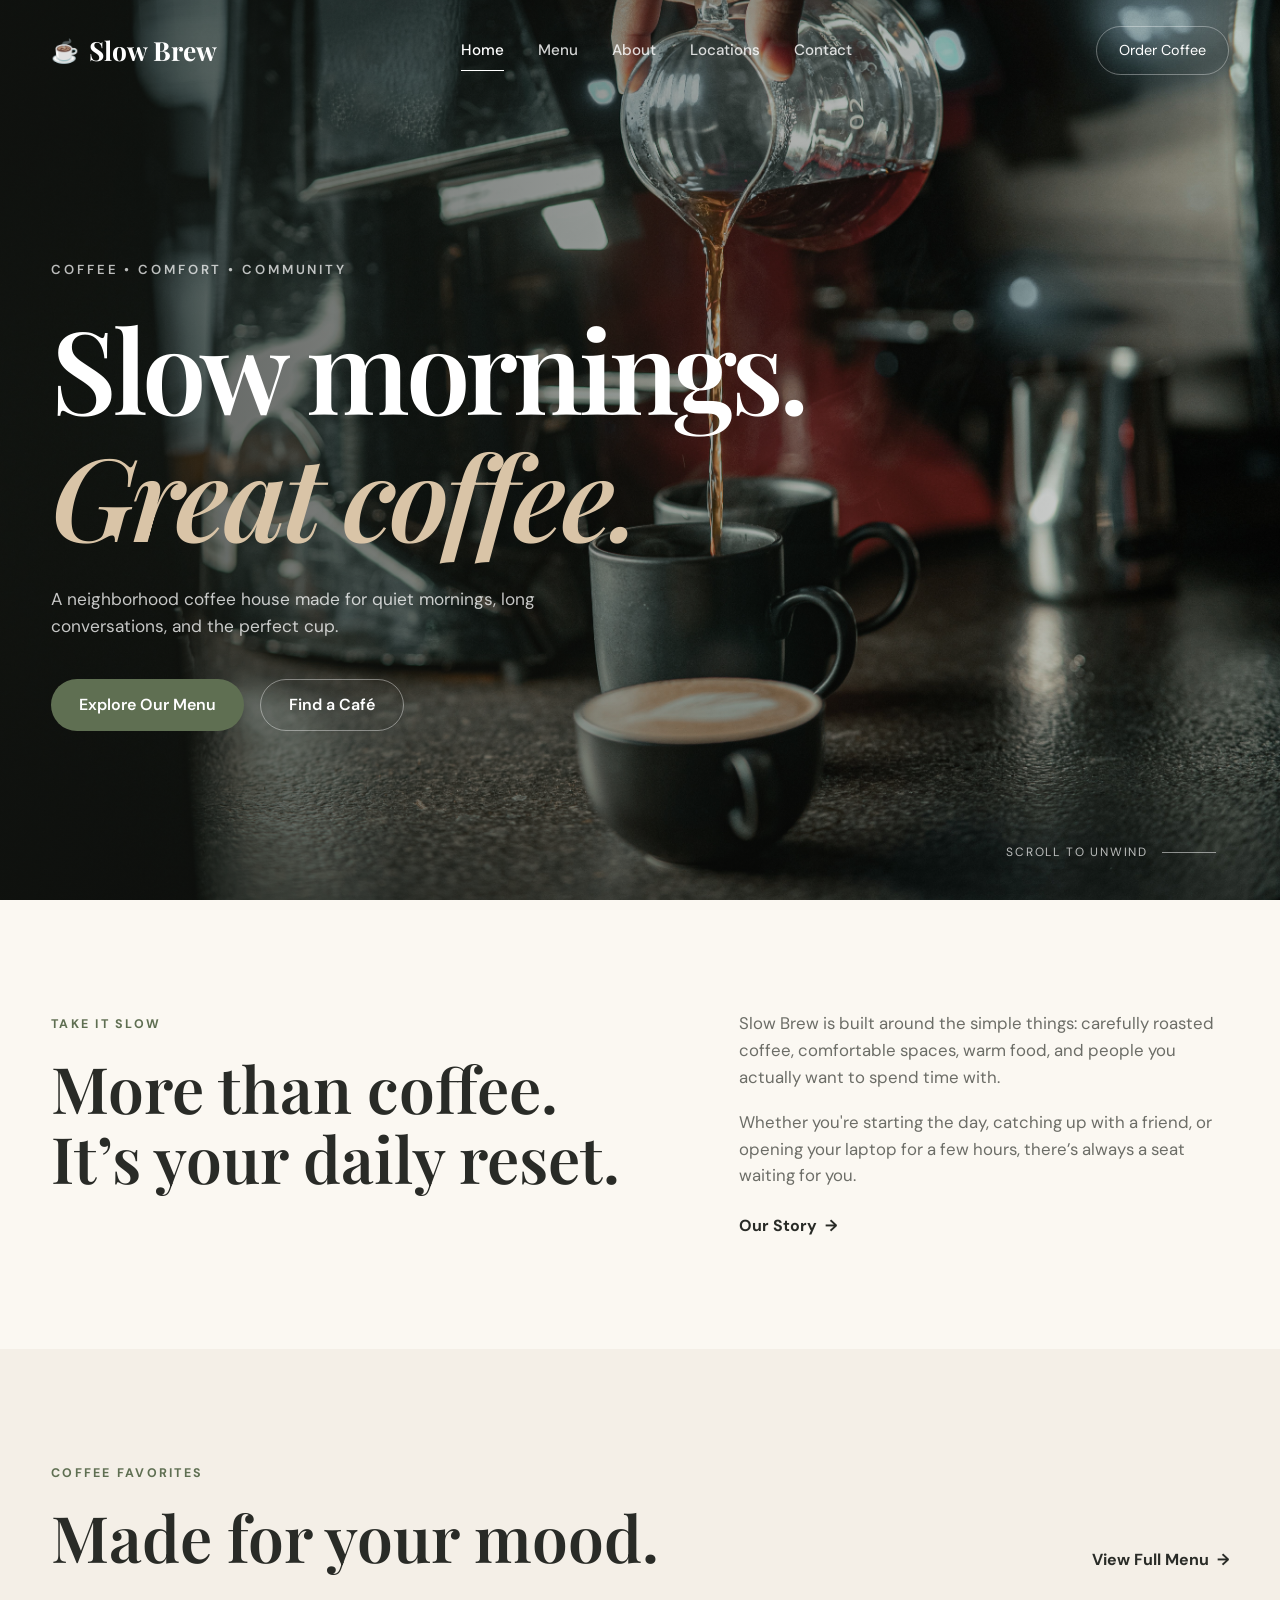
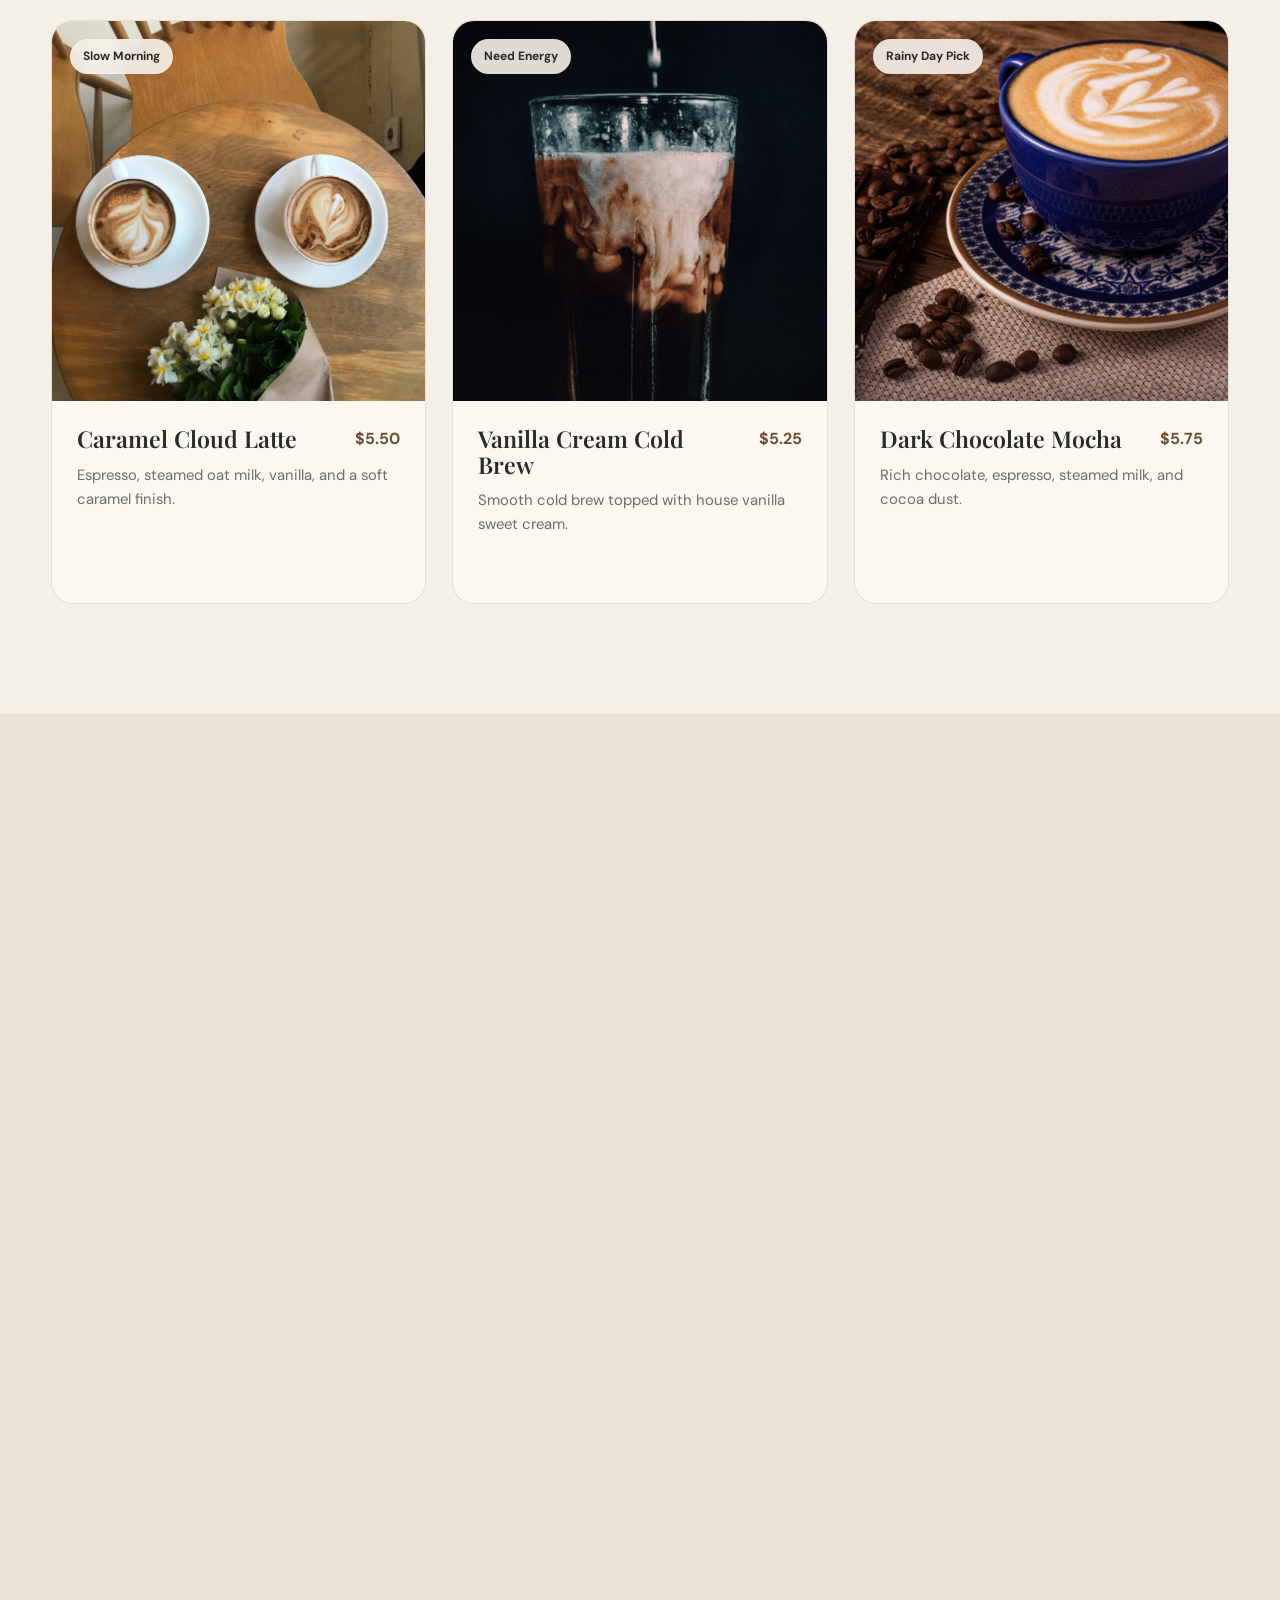
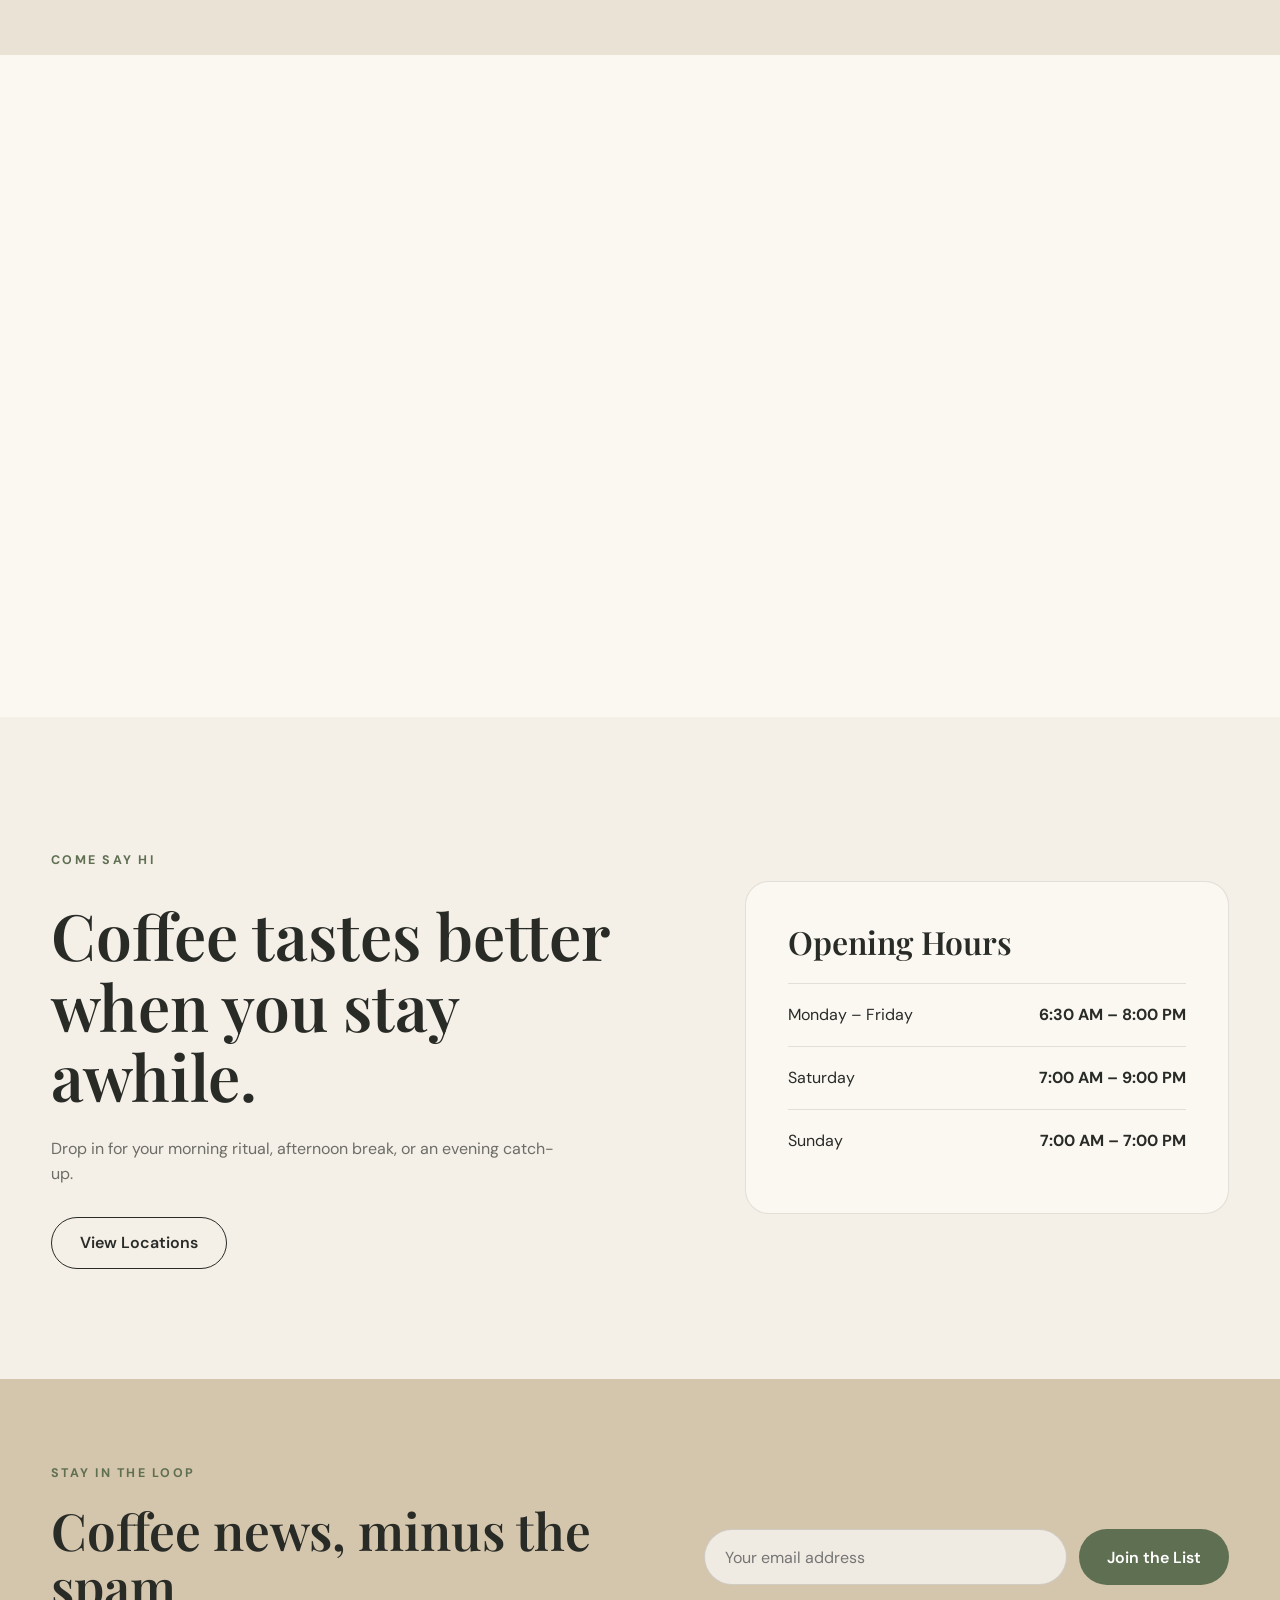
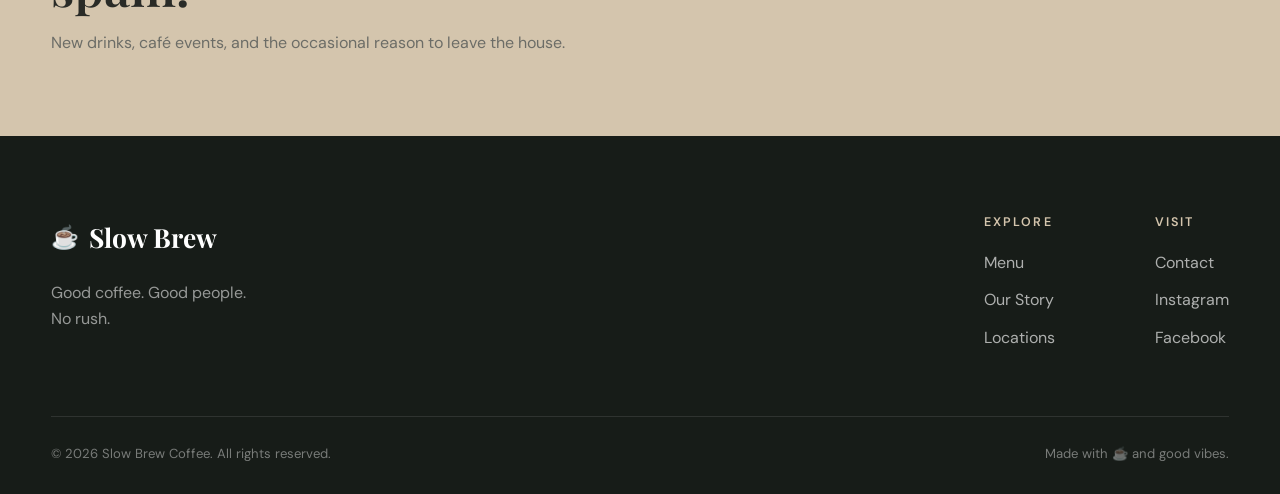
<file: index.html>
<!DOCTYPE html>
<html lang="en">
<head>
  <meta charset="UTF-8" />
  <meta name="viewport" content="width=device-width, initial-scale=1.0" />

  <title>Slow Brew Coffee | Chill Coffee Shop</title>

  <!-- Google Fonts -->
  <link rel="preconnect" href="https://fonts.googleapis.com" />
  <link rel="preconnect" href="https://fonts.gstatic.com" crossorigin />

  <link
    href="https://fonts.googleapis.com/css2?family=DM+Sans:wght@400;500;600;700&family=Playfair+Display:wght@500;600;700&display=swap"
    rel="stylesheet"
  />

  <!-- CSS -->
  <link rel="stylesheet" href="css/style.css" />
  <link rel="stylesheet" href="css/animations.css" />
  <link rel="stylesheet" href="css/responsive.css" />
</head>

<body>

  <!-- =========================
       HEADER / NAVIGATION
  ========================== -->
  <header class="header">
    <div class="container nav-container">

      <a href="index.html" class="logo">
        <span class="logo-icon">☕</span>
        Slow Brew
      </a>

      <nav class="nav" id="nav">
        <a href="index.html" class="nav-link active">Home</a>
        <a href="menu.html" class="nav-link">Menu</a>
        <a href="about.html" class="nav-link">About</a>
        <a href="locations.html" class="nav-link">Locations</a>
        <a href="contact.html" class="nav-link">Contact</a>
      </nav>

      <a href="menu.html" class="nav-button">
        Order Coffee
      </a>

      <button
        class="menu-toggle"
        id="menu-toggle"
        aria-label="Open navigation menu"
      >
        <span></span>
        <span></span>
        <span></span>
      </button>

    </div>
  </header>


  <!-- =========================
       HERO
  ========================== -->
  <main>

    <section class="hero">

      <div class="hero-overlay"></div>

      <div class="container hero-content">

        <p class="hero-eyebrow">
          Coffee • Comfort • Community
        </p>

        <h1>
          Slow mornings.<br />
          <span>Great coffee.</span>
        </h1>

        <p class="hero-description">
          A neighborhood coffee house made for quiet mornings,
          long conversations, and the perfect cup.
        </p>

        <div class="hero-buttons">
          <a href="menu.html" class="btn btn-primary">
            Explore Our Menu
          </a>

          <a href="locations.html" class="btn btn-secondary">
            Find a Café
          </a>
        </div>

      </div>

      <div class="hero-scroll">
        <span>Scroll to unwind</span>
        <div class="scroll-line"></div>
      </div>

    </section>


    <!-- =========================
         INTRO
    ========================== -->
    <section class="intro section">
      <div class="container intro-grid">

        <div class="section-heading">
          <p class="section-tag">Take It Slow</p>

          <h2>
            More than coffee.<br />
            It’s your daily reset.
          </h2>
        </div>

        <div class="intro-copy">
          <p>
            Slow Brew is built around the simple things: carefully
            roasted coffee, comfortable spaces, warm food, and people
            you actually want to spend time with.
          </p>

          <p>
            Whether you're starting the day, catching up with a friend,
            or opening your laptop for a few hours, there’s always a
            seat waiting for you.
          </p>

          <a href="about.html" class="text-link">
            Our Story <span>→</span>
          </a>
        </div>

      </div>
    </section>


    <!-- =========================
         FEATURED DRINKS
    ========================== -->
    <section class="featured section">

      <div class="container">

        <div class="section-header">

          <div>
            <p class="section-tag">Coffee Favorites</p>
            <h2>Made for your mood.</h2>
          </div>

          <a href="menu.html" class="text-link">
            View Full Menu <span>→</span>
          </a>

        </div>


        <div class="drink-grid">

          <article class="drink-card">

            <div class="drink-image">
              <img
                src="assets/images/drinks/latte.jpg"
                alt="Caramel cloud latte"
              />

              <span class="drink-label">
                Slow Morning
              </span>
            </div>

            <div class="drink-content">

              <div class="drink-title-row">
                <h3>Caramel Cloud Latte</h3>
                <span>$5.50</span>
              </div>

              <p>
                Espresso, steamed oat milk, vanilla, and a soft caramel finish.
              </p>

            </div>

          </article>


          <article class="drink-card">

            <div class="drink-image">
              <img
                src="assets/images/drinks/cold-brew.jpg"
                alt="Vanilla cream cold brew"
              />

              <span class="drink-label">
                Need Energy
              </span>
            </div>

            <div class="drink-content">

              <div class="drink-title-row">
                <h3>Vanilla Cream Cold Brew</h3>
                <span>$5.25</span>
              </div>

              <p>
                Smooth cold brew topped with house vanilla sweet cream.
              </p>

            </div>

          </article>


          <article class="drink-card">

            <div class="drink-image">
              <img
                src="assets/images/drinks/mocha.jpg"
                alt="Dark chocolate mocha"
              />

              <span class="drink-label">
                Rainy Day Pick
              </span>
            </div>

            <div class="drink-content">

              <div class="drink-title-row">
                <h3>Dark Chocolate Mocha</h3>
                <span>$5.75</span>
              </div>

              <p>
                Rich chocolate, espresso, steamed milk, and cocoa dust.
              </p>

            </div>

          </article>

        </div>

      </div>

    </section>


    <!-- =========================
         EXPERIENCE SECTION
    ========================== -->
    <section class="experience section">

      <div class="container experience-grid">

        <div class="experience-image">
          <img
            src="assets/images/shop/interior.jpg"
            alt="Relaxing coffee shop interior"
          />
        </div>

        <div class="experience-content">

          <p class="section-tag">Stay Awhile</p>

          <h2>
            Your favorite corner of the neighborhood.
          </h2>

          <p>
            Soft music, warm lighting, comfortable seating, and the
            smell of fresh coffee. We designed every Slow Brew café to
            feel less like a stop and more like a place to stay.
          </p>

          <div class="experience-features">

            <div class="experience-feature">
              <span>01</span>
              <div>
                <h3>Freshly Roasted</h3>
                <p>Small-batch beans roasted for balance and flavor.</p>
              </div>
            </div>

            <div class="experience-feature">
              <span>02</span>
              <div>
                <h3>Comfort First</h3>
                <p>Plenty of seating, outlets, Wi-Fi, and room to breathe.</p>
              </div>
            </div>

            <div class="experience-feature">
              <span>03</span>
              <div>
                <h3>Made Local</h3>
                <p>Pastries and ingredients sourced from local partners.</p>
              </div>
            </div>

          </div>

        </div>

      </div>

    </section>


    <!-- =========================
         TODAY'S MOOD
    ========================== -->
    <section class="mood section">

      <div class="container mood-card">

        <div class="mood-content">

          <p class="section-tag">
            Today’s Mood
          </p>

          <h2>
            Feeling cozy?
          </h2>

          <p>
            Try our Cinnamon Honey Latte — espresso with steamed milk,
            local honey, cinnamon, and just enough sweetness.
          </p>

          <a href="menu.html" class="btn btn-primary">
            See Today’s Pick
          </a>

        </div>

        <div class="mood-quote">
          <span>“</span>
          <p>
            Some days just need coffee and nowhere to rush to.
          </p>
        </div>

      </div>

    </section>


    <!-- =========================
         HOURS / LOCATION
    ========================== -->
    <section class="visit section">

      <div class="container visit-grid">

        <div class="visit-content">

          <p class="section-tag">
            Come Say Hi
          </p>

          <h2>
            Coffee tastes better when you stay awhile.
          </h2>

          <p>
            Drop in for your morning ritual, afternoon break,
            or an evening catch-up.
          </p>

          <a href="locations.html" class="btn btn-secondary-dark">
            View Locations
          </a>

        </div>


        <div class="hours-card">

          <h3>Opening Hours</h3>

          <div class="hours-row">
            <span>Monday – Friday</span>
            <strong>6:30 AM – 8:00 PM</strong>
          </div>

          <div class="hours-row">
            <span>Saturday</span>
            <strong>7:00 AM – 9:00 PM</strong>
          </div>

          <div class="hours-row">
            <span>Sunday</span>
            <strong>7:00 AM – 7:00 PM</strong>
          </div>

        </div>

      </div>

    </section>


    <!-- =========================
         NEWSLETTER
    ========================== -->
    <section class="newsletter">

      <div class="container newsletter-content">

        <div>
          <p class="section-tag">Stay In The Loop</p>

          <h2>
            Coffee news, minus the spam.
          </h2>

          <p>
            New drinks, café events, and the occasional reason
            to leave the house.
          </p>
        </div>


        <form class="newsletter-form" id="newsletter-form">

          <input
            type="email"
            id="newsletter-email"
            placeholder="Your email address"
            required
          />

          <button type="submit" class="btn btn-primary">
            Join the List
          </button>

        </form>

      </div>

    </section>

  </main>


  <!-- =========================
       FOOTER
  ========================== -->
  <footer class="footer">

    <div class="container footer-grid">

      <div class="footer-brand">

        <a href="index.html" class="logo">
          <span class="logo-icon">☕</span>
          Slow Brew
        </a>

        <p>
          Good coffee. Good people.<br />
          No rush.
        </p>

      </div>


      <div class="footer-links">

        <div>
          <h4>Explore</h4>
          <a href="menu.html">Menu</a>
          <a href="about.html">Our Story</a>
          <a href="locations.html">Locations</a>
        </div>

        <div>
          <h4>Visit</h4>
          <a href="contact.html">Contact</a>
          <a href="#">Instagram</a>
          <a href="#">Facebook</a>
        </div>

      </div>

    </div>


    <div class="container footer-bottom">
      <p>
        © <span id="year"></span> Slow Brew Coffee. All rights reserved.
      </p>

      <p>
        Made with ☕ and good vibes.
      </p>
    </div>

  </footer>


  <!-- JavaScript -->
  <script src="js/script.js"></script>

</body>
</html>
</file>
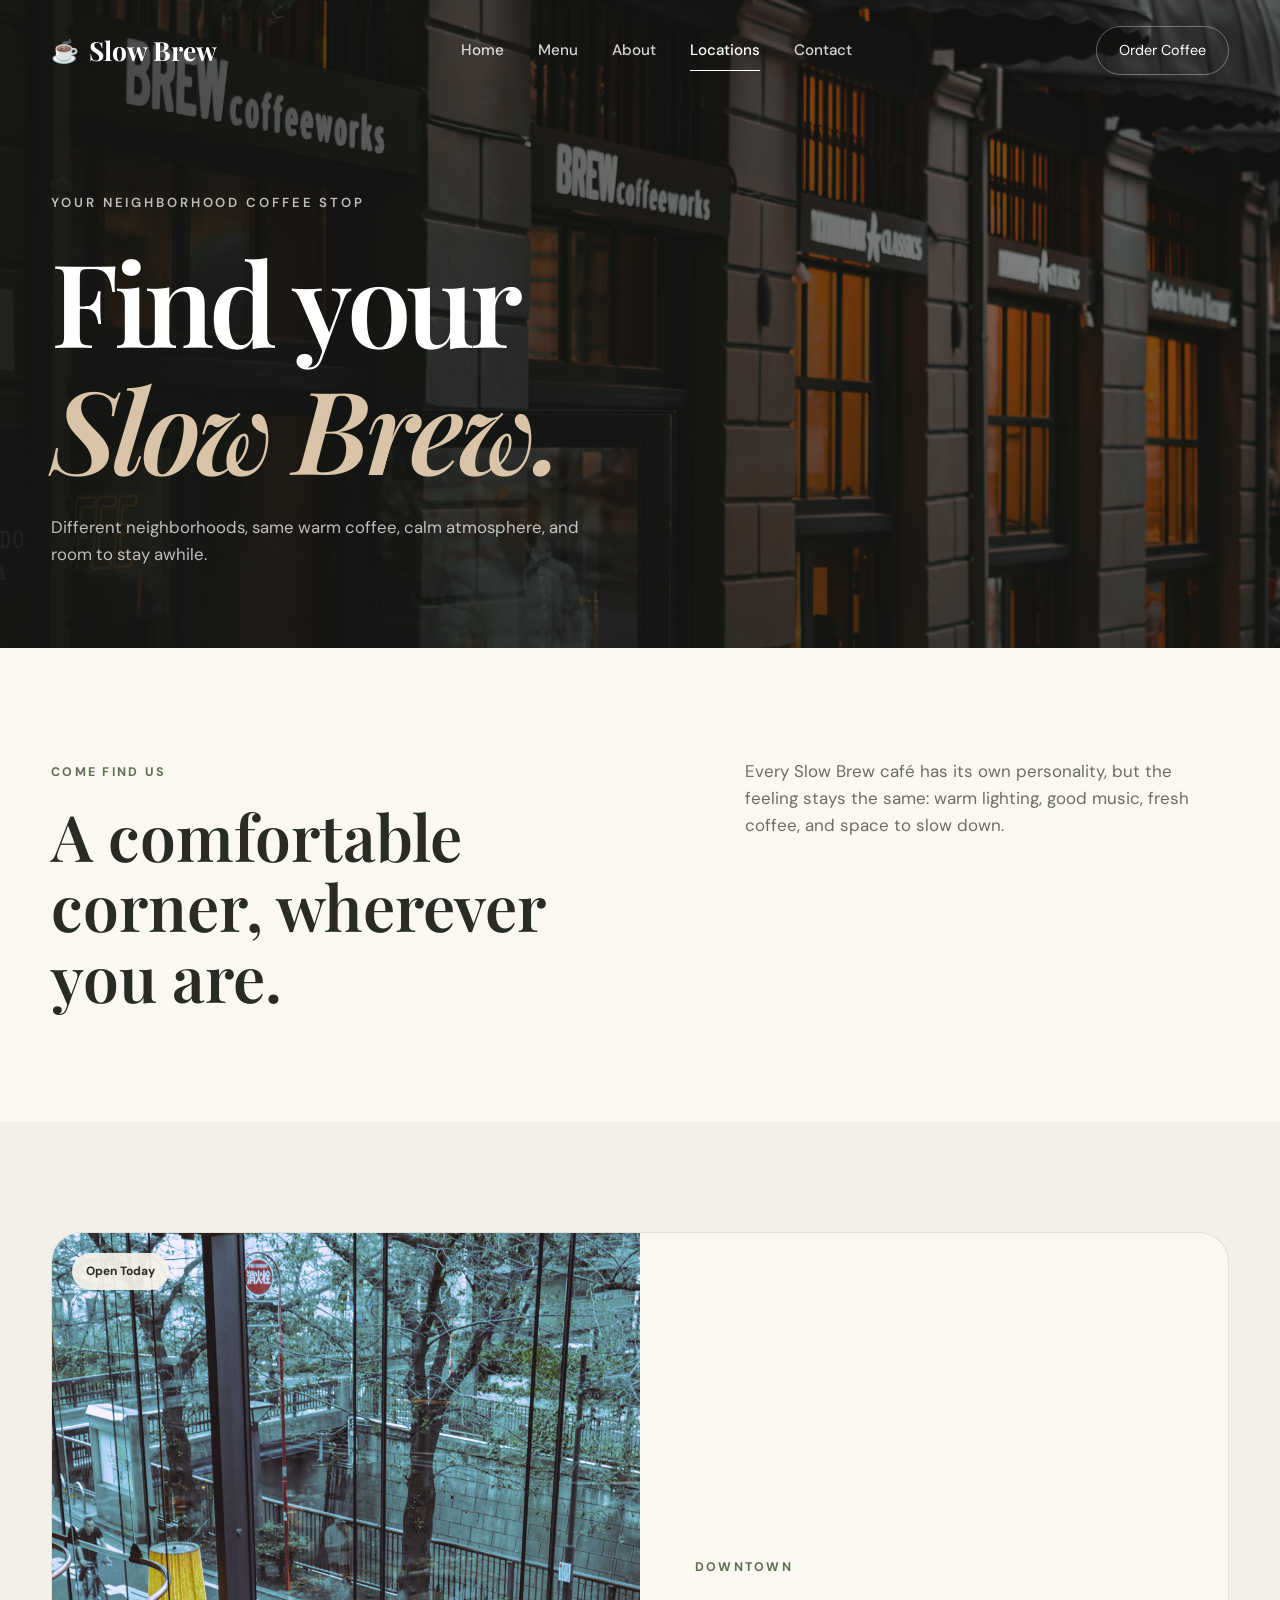
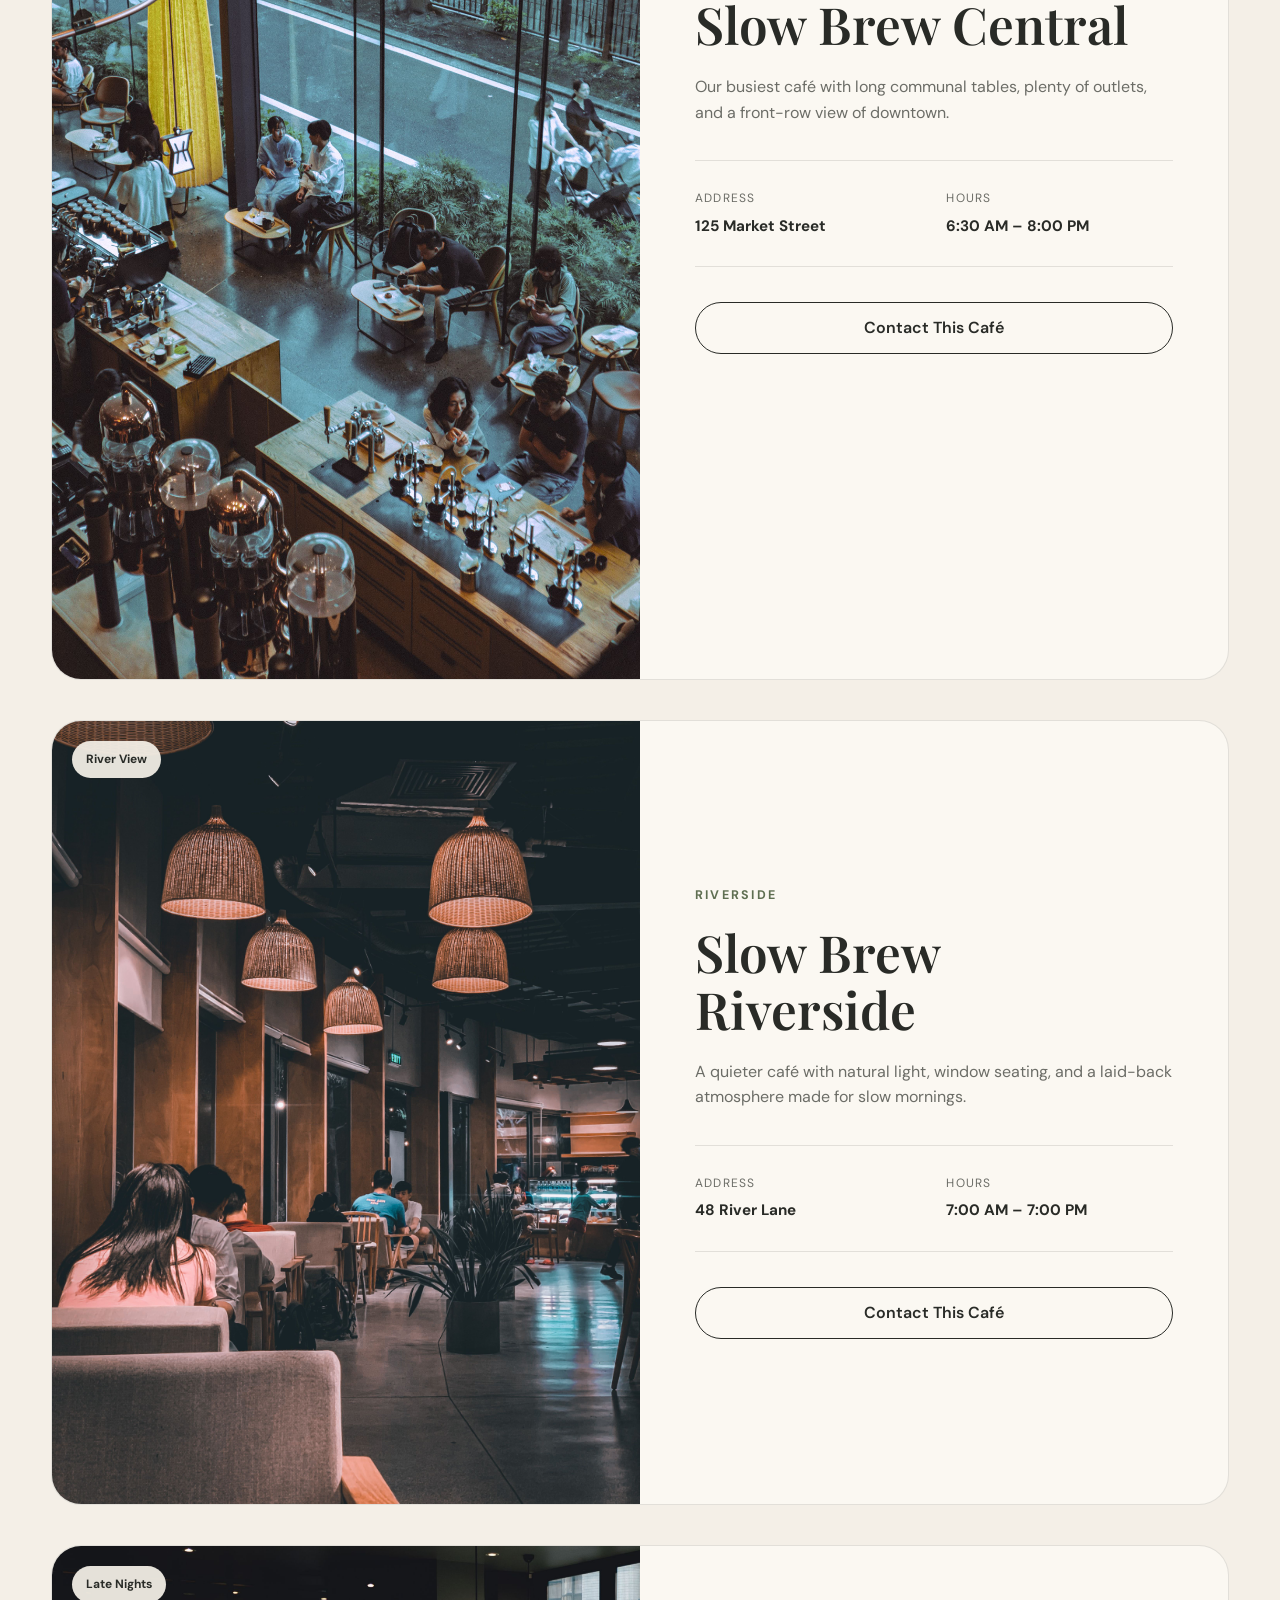
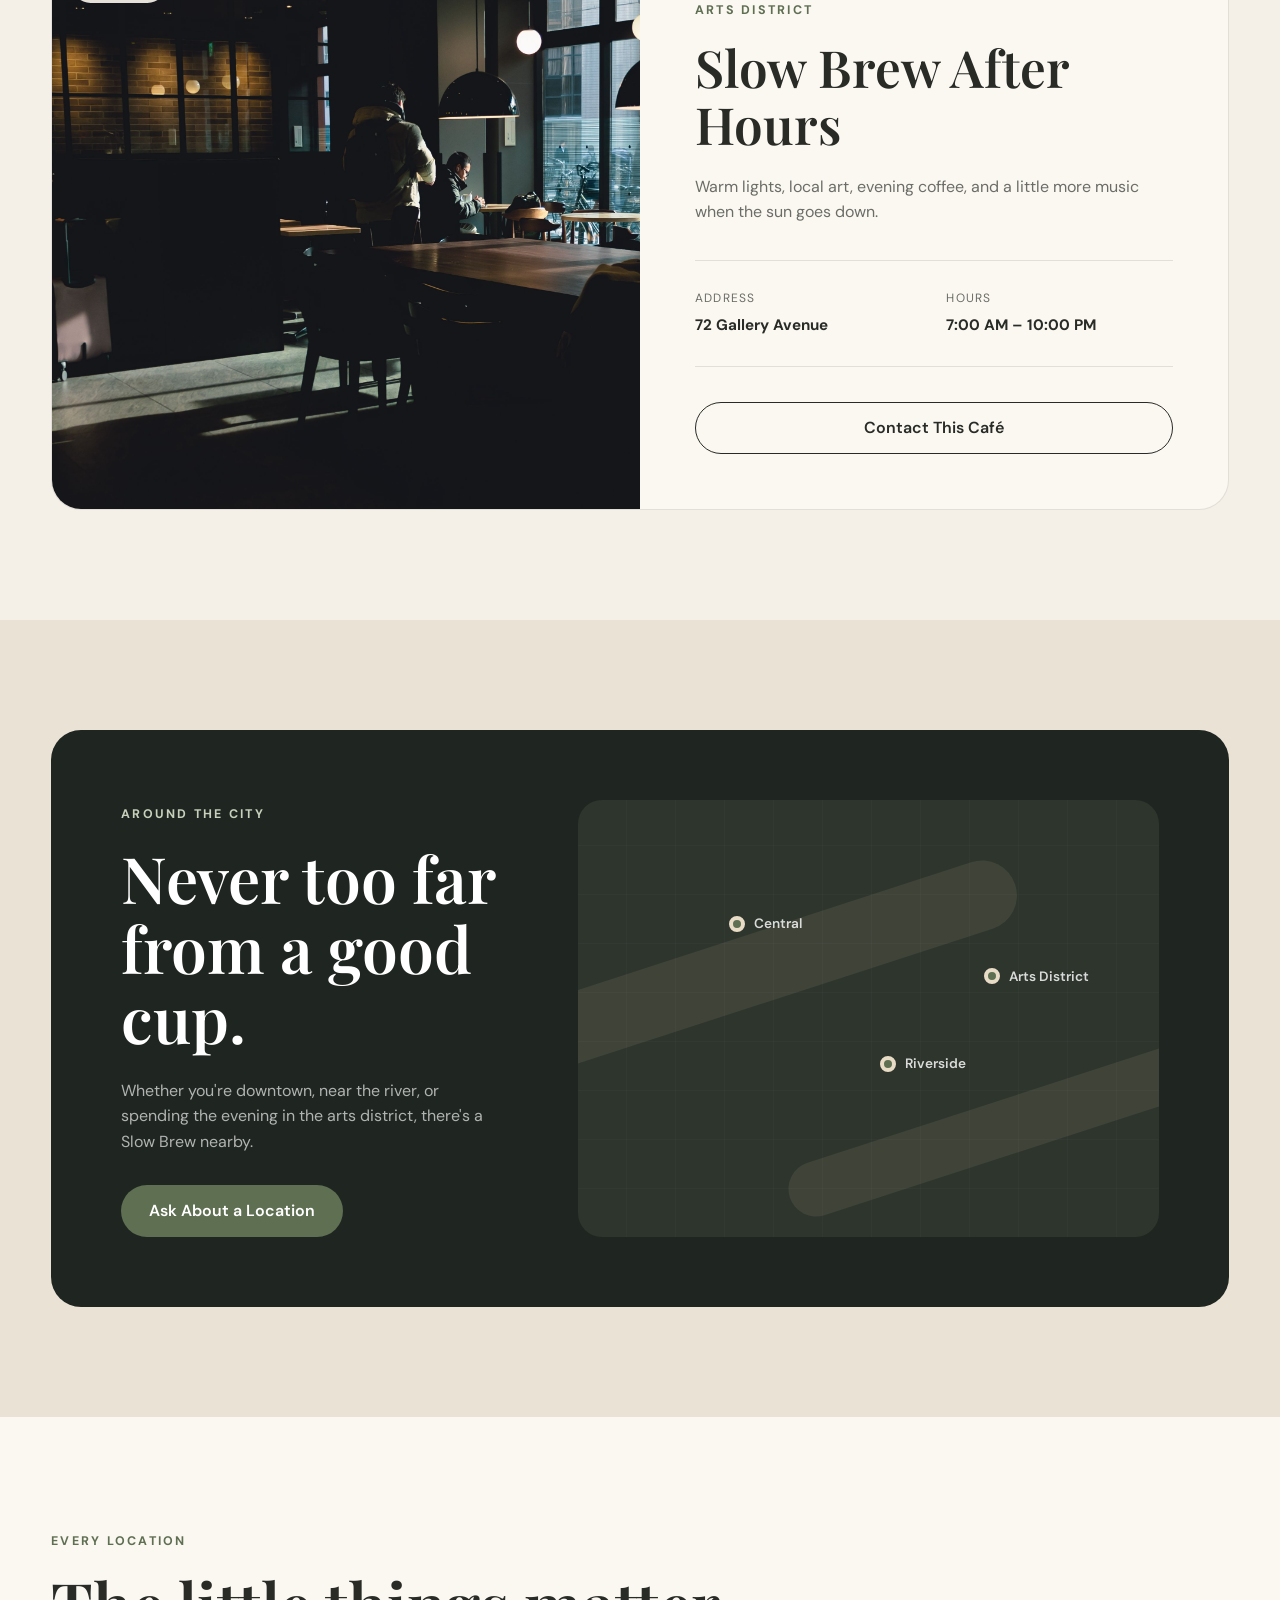
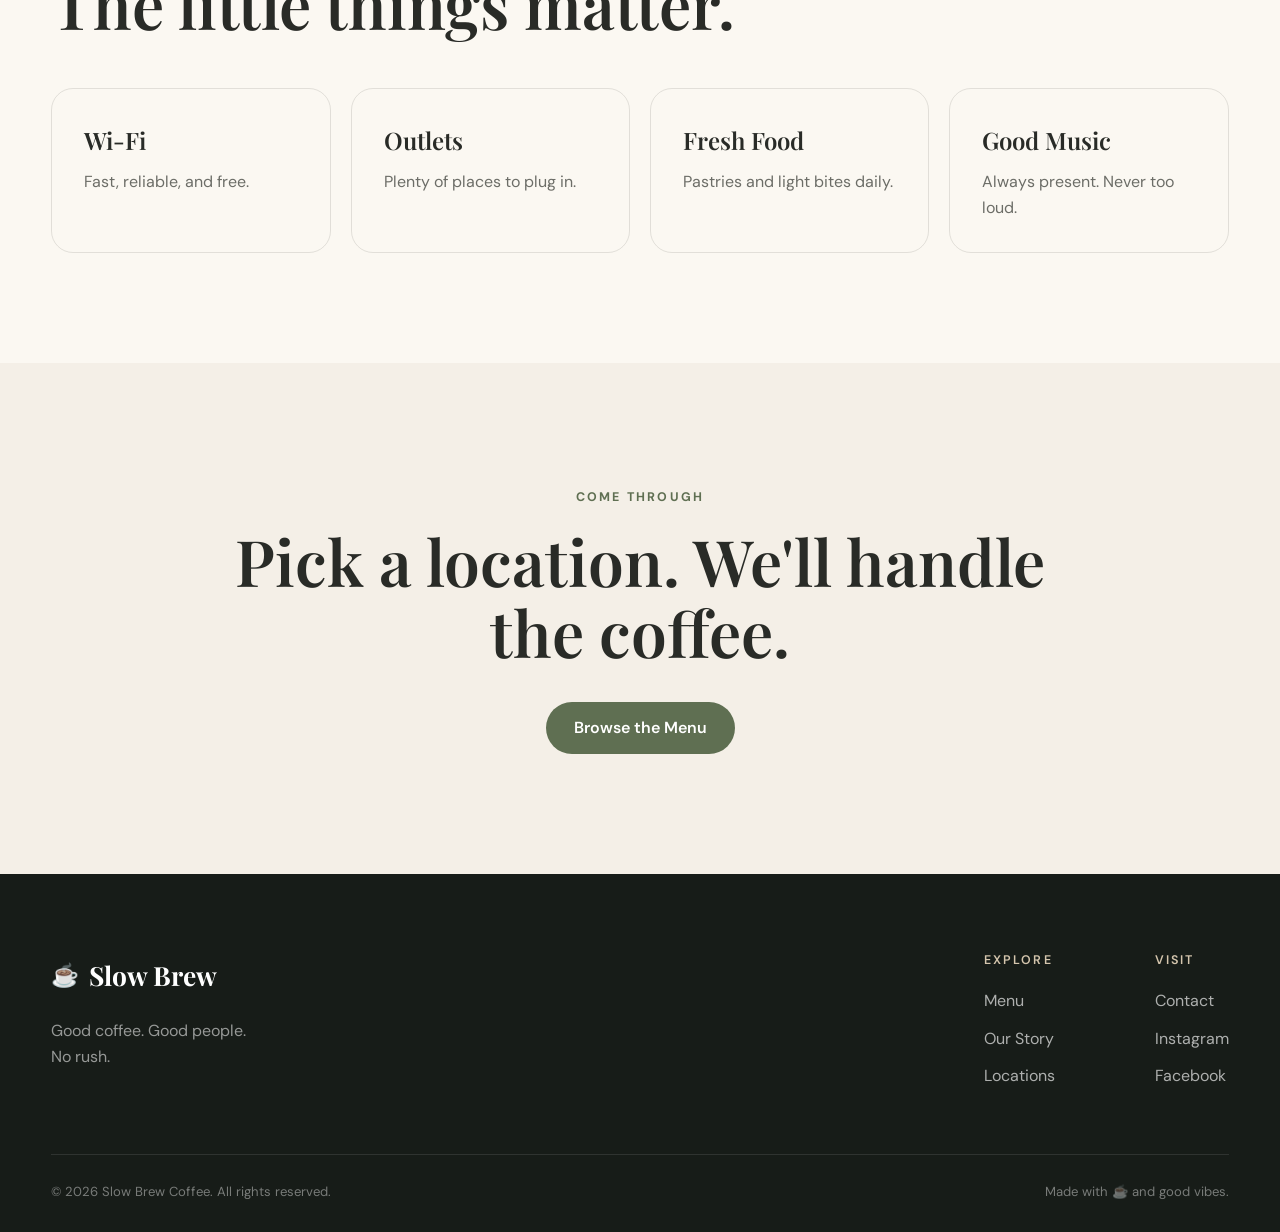
<file: locations.html>
<!DOCTYPE html>
<html lang="en">
<head>
  <meta charset="UTF-8" />
  <meta name="viewport" content="width=device-width, initial-scale=1.0" />

  <title>Locations | Slow Brew Coffee</title>

  <link rel="preconnect" href="https://fonts.googleapis.com" />
  <link rel="preconnect" href="https://fonts.gstatic.com" crossorigin />

  <link
    href="https://fonts.googleapis.com/css2?family=DM+Sans:wght@400;500;600;700&family=Playfair+Display:wght@500;600;700&display=swap"
    rel="stylesheet"
  />

  <link rel="stylesheet" href="css/style.css" />
  <link rel="stylesheet" href="css/animations.css" />
  <link rel="stylesheet" href="css/responsive.css" />
</head>

<body>

  <!-- HEADER -->
  <header class="header">
    <div class="container nav-container">

      <a href="index.html" class="logo">
        <span class="logo-icon">☕</span>
        Slow Brew
      </a>

      <nav class="nav" id="nav">
        <a href="index.html" class="nav-link">Home</a>
        <a href="menu.html" class="nav-link">Menu</a>
        <a href="about.html" class="nav-link">About</a>
        <a href="locations.html" class="nav-link active">Locations</a>
        <a href="contact.html" class="nav-link">Contact</a>
      </nav>

      <a href="menu.html" class="nav-button">
        Order Coffee
      </a>

      <button
        class="menu-toggle"
        id="menu-toggle"
        aria-label="Open navigation menu"
      >
        <span></span>
        <span></span>
        <span></span>
      </button>

    </div>
  </header>


  <main>

    <!-- LOCATIONS HERO -->
    <section class="page-hero locations-hero">

      <div class="page-hero-overlay"></div>

      <div class="container page-hero-content">

        <p class="hero-eyebrow">
          Your Neighborhood Coffee Stop
        </p>

        <h1>
          Find your<br />
          <span>Slow Brew.</span>
        </h1>

        <p>
          Different neighborhoods, same warm coffee, calm atmosphere,
          and room to stay awhile.
        </p>

      </div>

    </section>


    <!-- LOCATIONS INTRO -->
    <section class="locations-intro section">

      <div class="container locations-intro-grid">

        <div>
          <p class="section-tag">Come Find Us</p>

          <h2>
            A comfortable corner, wherever you are.
          </h2>
        </div>

        <div>
          <p>
            Every Slow Brew café has its own personality, but the feeling
            stays the same: warm lighting, good music, fresh coffee,
            and space to slow down.
          </p>
        </div>

      </div>

    </section>


    <!-- LOCATION CARDS -->
    <section class="locations-list section">

      <div class="container location-grid">

        <article class="location-card">

          <div class="location-image">
            <img
              src="assets/images/shop/downtown.jpg"
              alt="Slow Brew Downtown café"
            />

            <span class="location-status">Open Today</span>
          </div>

          <div class="location-content">

            <p class="section-tag">Downtown</p>

            <h2>Slow Brew Central</h2>

            <p>
              Our busiest café with long communal tables,
              plenty of outlets, and a front-row view of downtown.
            </p>

            <div class="location-details">

              <div>
                <span>Address</span>
                <strong>125 Market Street</strong>
              </div>

              <div>
                <span>Hours</span>
                <strong>6:30 AM – 8:00 PM</strong>
              </div>

            </div>

            <a href="contact.html" class="btn btn-secondary-dark">
              Contact This Café
            </a>

          </div>

        </article>


        <article class="location-card">

          <div class="location-image">
            <img
              src="assets/images/shop/riverside.jpg"
              alt="Slow Brew Riverside café"
            />

            <span class="location-status">River View</span>
          </div>

          <div class="location-content">

            <p class="section-tag">Riverside</p>

            <h2>Slow Brew Riverside</h2>

            <p>
              A quieter café with natural light, window seating,
              and a laid-back atmosphere made for slow mornings.
            </p>

            <div class="location-details">

              <div>
                <span>Address</span>
                <strong>48 River Lane</strong>
              </div>

              <div>
                <span>Hours</span>
                <strong>7:00 AM – 7:00 PM</strong>
              </div>

            </div>

            <a href="contact.html" class="btn btn-secondary-dark">
              Contact This Café
            </a>

          </div>

        </article>


        <article class="location-card">

          <div class="location-image">
            <img
              src="assets/images/shop/arts-district.jpg"
              alt="Slow Brew Arts District café"
            />

            <span class="location-status">Late Nights</span>
          </div>

          <div class="location-content">

            <p class="section-tag">Arts District</p>

            <h2>Slow Brew After Hours</h2>

            <p>
              Warm lights, local art, evening coffee, and a little
              more music when the sun goes down.
            </p>

            <div class="location-details">

              <div>
                <span>Address</span>
                <strong>72 Gallery Avenue</strong>
              </div>

              <div>
                <span>Hours</span>
                <strong>7:00 AM – 10:00 PM</strong>
              </div>

            </div>

            <a href="contact.html" class="btn btn-secondary-dark">
              Contact This Café
            </a>

          </div>

        </article>

      </div>

    </section>


    <!-- MAP STYLE SECTION -->
    <section class="location-map-section section">

      <div class="container location-map-card">

        <div class="location-map-content">

          <p class="section-tag">Around the City</p>

          <h2>
            Never too far from a good cup.
          </h2>

          <p>
            Whether you're downtown, near the river, or spending the
            evening in the arts district, there's a Slow Brew nearby.
          </p>

          <a href="contact.html" class="btn btn-primary">
            Ask About a Location
          </a>

        </div>

        <div class="location-map-visual">

          <div class="map-dot map-dot-one">
            <span></span>
            <p>Central</p>
          </div>

          <div class="map-dot map-dot-two">
            <span></span>
            <p>Riverside</p>
          </div>

          <div class="map-dot map-dot-three">
            <span></span>
            <p>Arts District</p>
          </div>

        </div>

      </div>

    </section>


    <!-- AMENITIES -->
    <section class="amenities section">

      <div class="container">

        <div class="section-header">
          <div>
            <p class="section-tag">Every Location</p>
            <h2>The little things matter.</h2>
          </div>
        </div>

        <div class="amenities-grid">

          <div class="amenity">
            <span>Wi-Fi</span>
            <p>Fast, reliable, and free.</p>
          </div>

          <div class="amenity">
            <span>Outlets</span>
            <p>Plenty of places to plug in.</p>
          </div>

          <div class="amenity">
            <span>Fresh Food</span>
            <p>Pastries and light bites daily.</p>
          </div>

          <div class="amenity">
            <span>Good Music</span>
            <p>Always present. Never too loud.</p>
          </div>

        </div>

      </div>

    </section>


    <!-- CTA -->
    <section class="locations-cta">

      <div class="container locations-cta-content">

        <p class="section-tag">Come Through</p>

        <h2>
          Pick a location. We'll handle the coffee.
        </h2>

        <a href="menu.html" class="btn btn-primary">
          Browse the Menu
        </a>

      </div>

    </section>

  </main>


  <!-- FOOTER -->
  <footer class="footer">

    <div class="container footer-grid">

      <div class="footer-brand">

        <a href="index.html" class="logo">
          <span class="logo-icon">☕</span>
          Slow Brew
        </a>

        <p>
          Good coffee. Good people.<br />
          No rush.
        </p>

      </div>

      <div class="footer-links">

        <div>
          <h4>Explore</h4>
          <a href="menu.html">Menu</a>
          <a href="about.html">Our Story</a>
          <a href="locations.html">Locations</a>
        </div>

        <div>
          <h4>Visit</h4>
          <a href="contact.html">Contact</a>
          <a href="#">Instagram</a>
          <a href="#">Facebook</a>
        </div>

      </div>

    </div>

    <div class="container footer-bottom">
      <p>
        © <span id="year"></span> Slow Brew Coffee. All rights reserved.
      </p>

      <p>
        Made with ☕ and good vibes.
      </p>
    </div>

  </footer>

  <script src="js/script.js"></script>

</body>
</html>
</file>
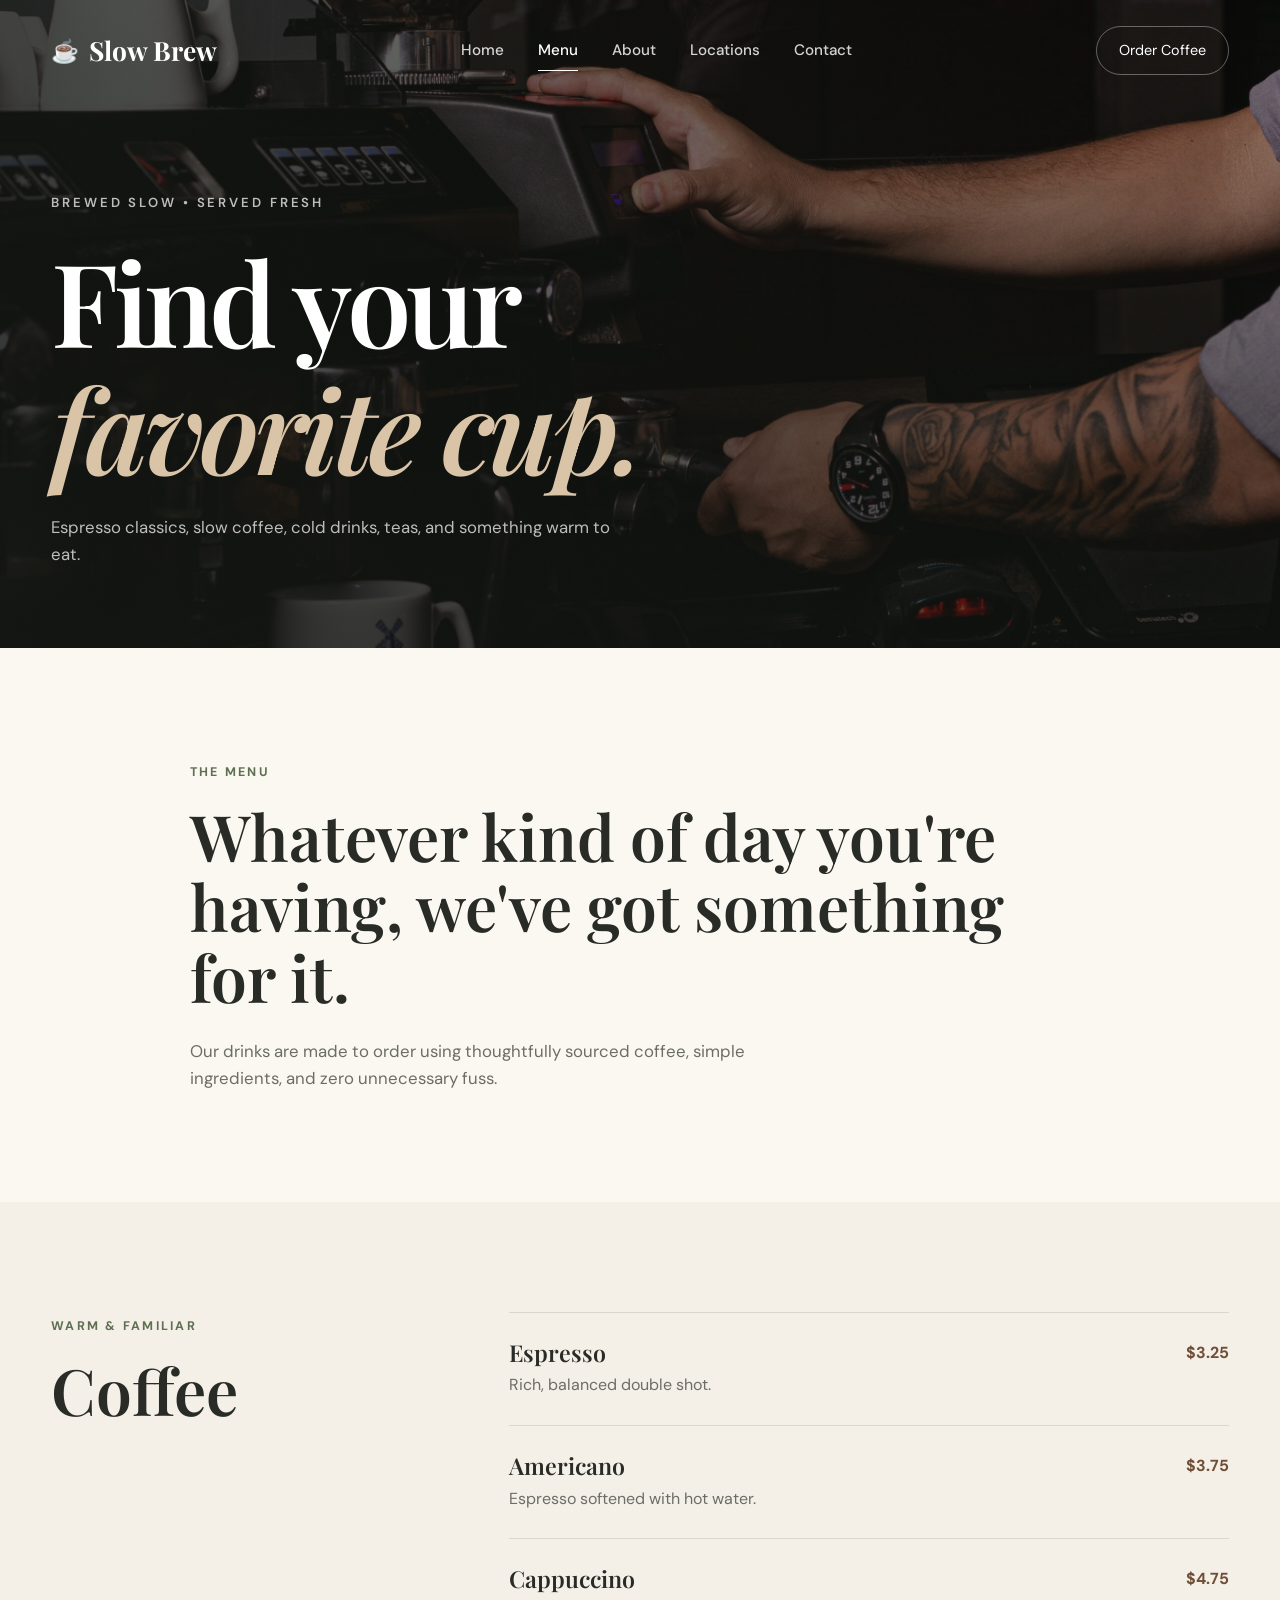
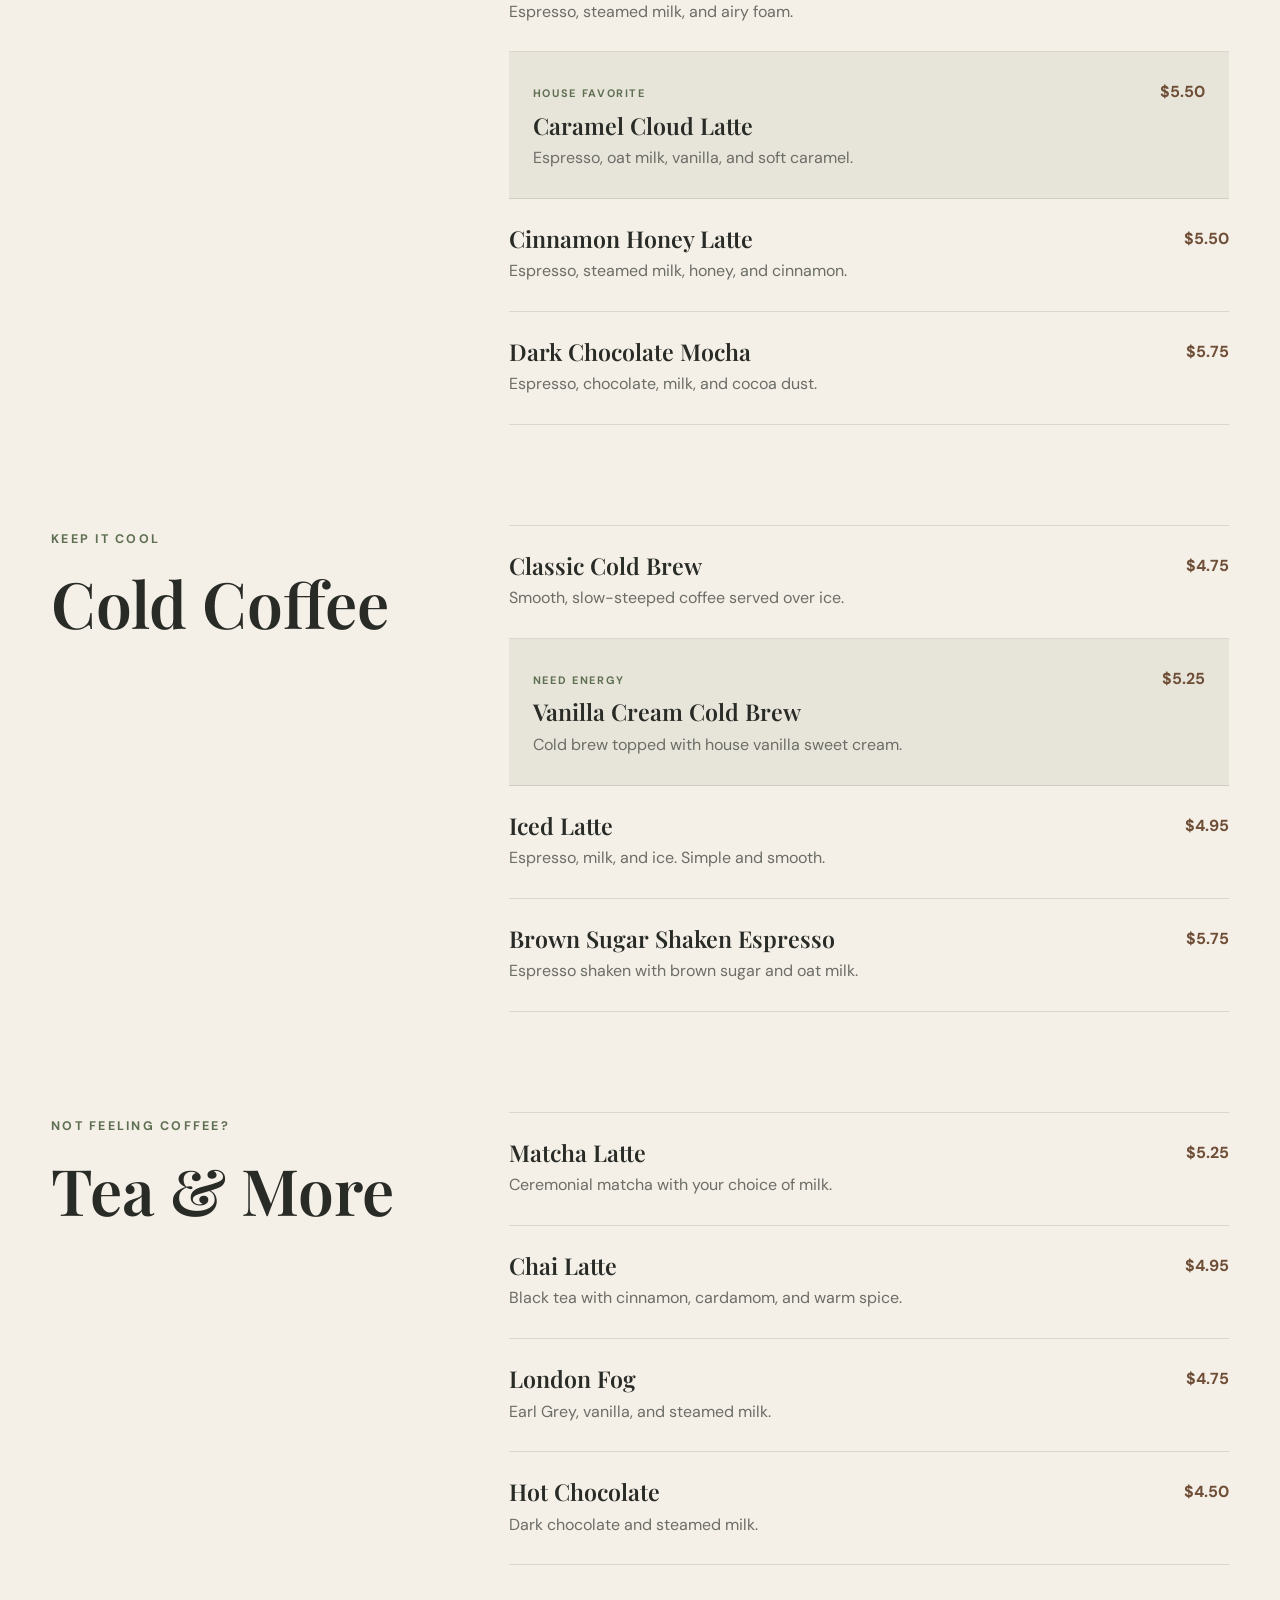
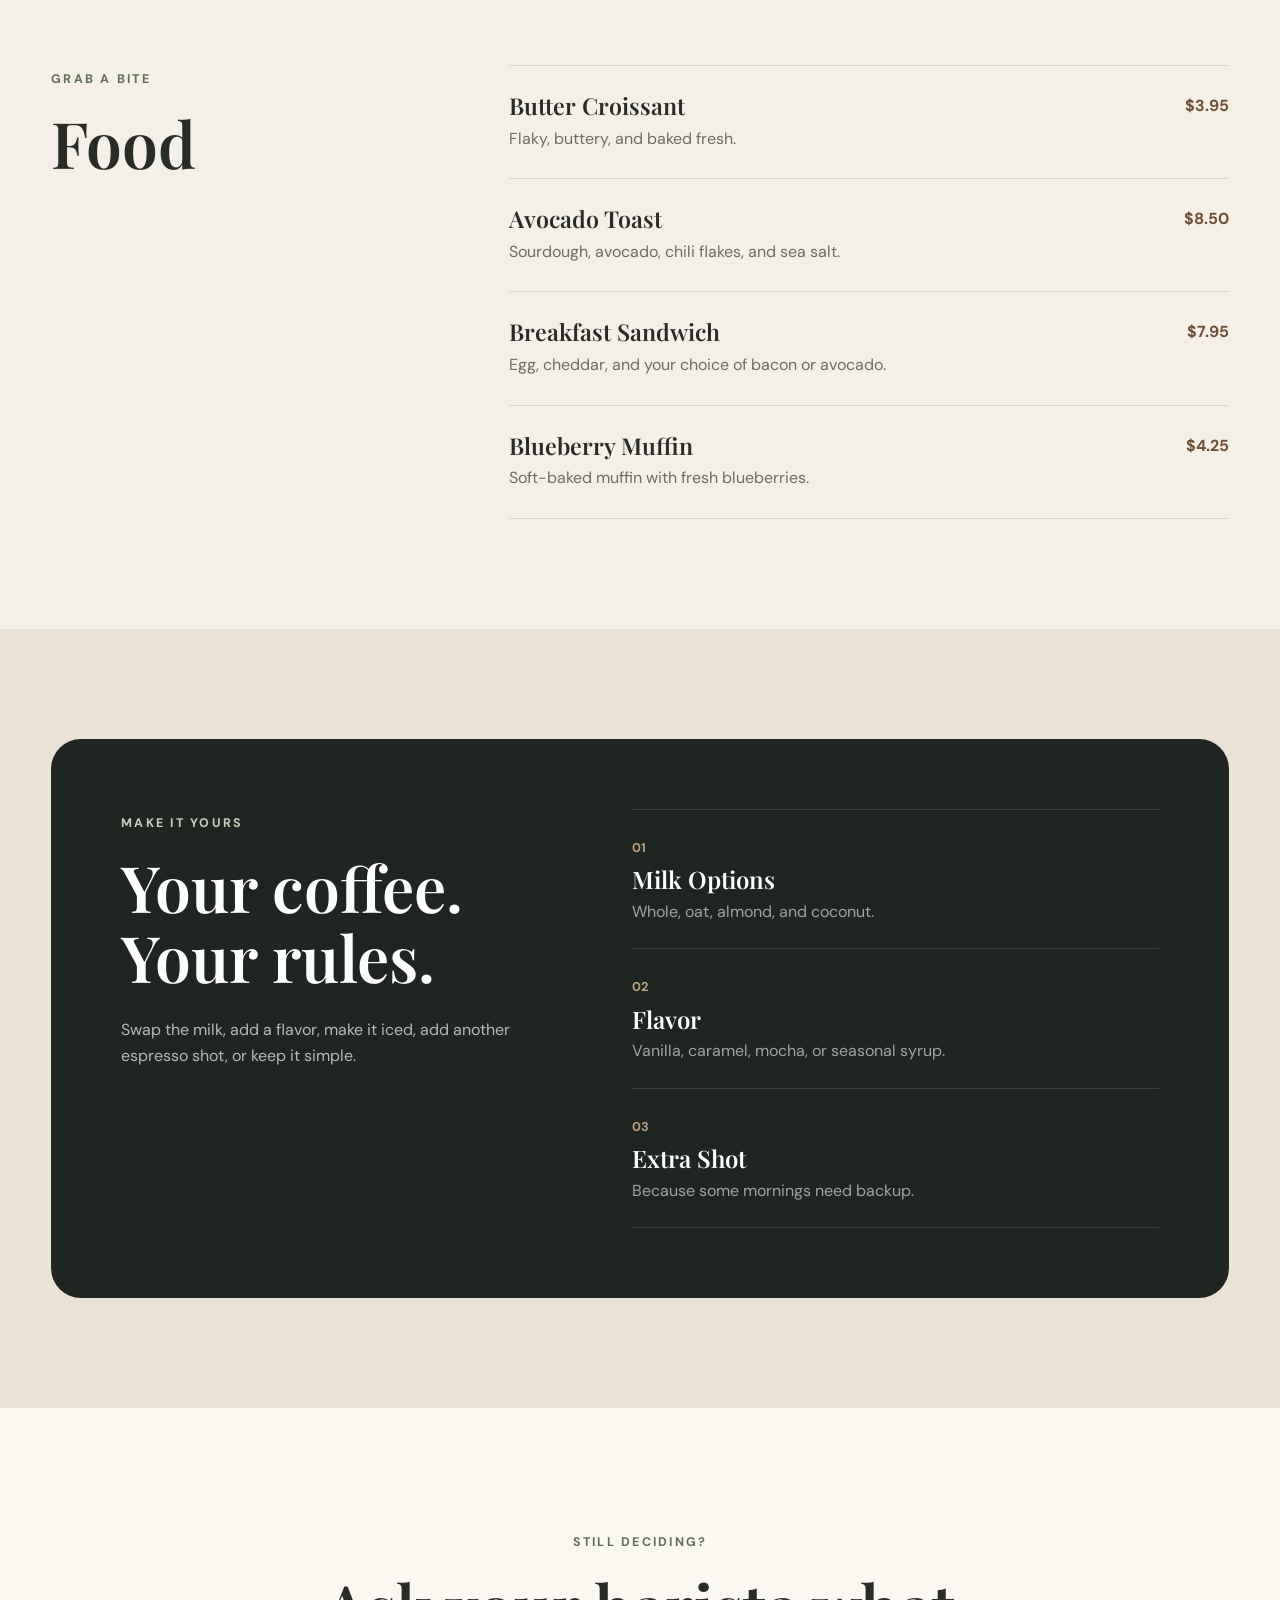
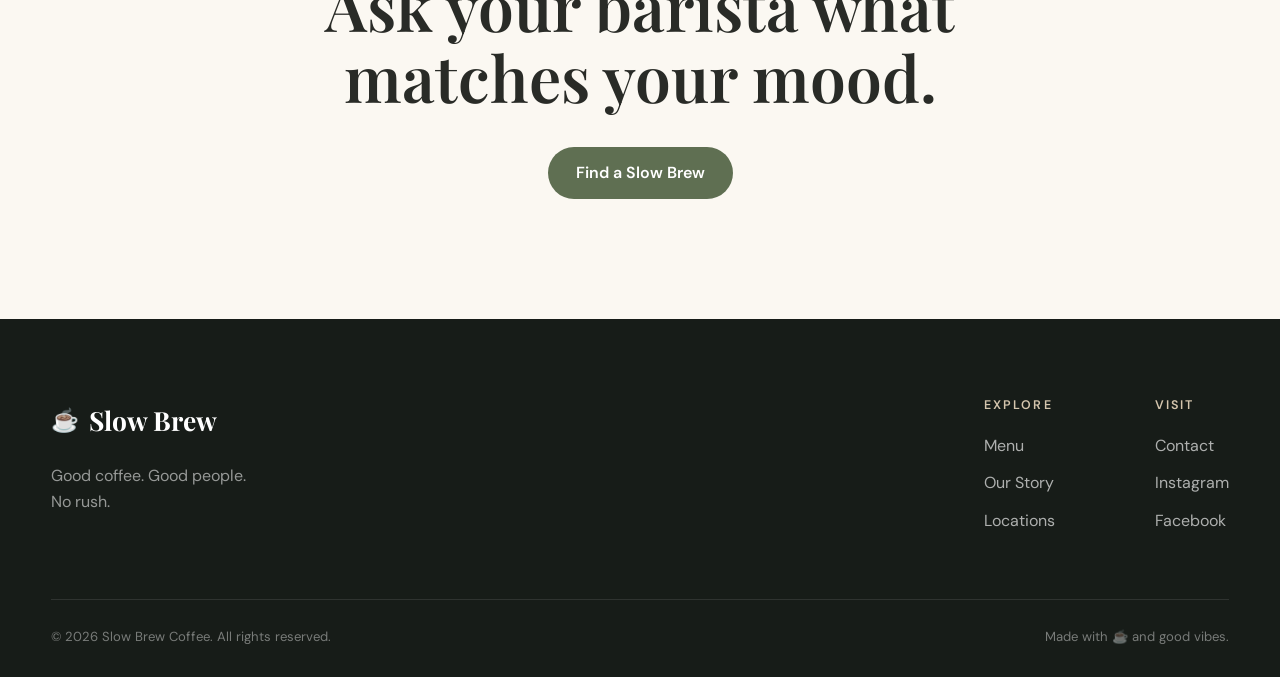
<file: menu.html>
<!DOCTYPE html>
<html lang="en">
<head>
  <meta charset="UTF-8" />
  <meta name="viewport" content="width=device-width, initial-scale=1.0" />

  <title>Menu | Slow Brew Coffee</title>

  <link rel="preconnect" href="https://fonts.googleapis.com" />
  <link rel="preconnect" href="https://fonts.gstatic.com" crossorigin />

  <link
    href="https://fonts.googleapis.com/css2?family=DM+Sans:wght@400;500;600;700&family=Playfair+Display:wght@500;600;700&display=swap"
    rel="stylesheet"
  />

  <link rel="stylesheet" href="css/style.css" />
  <link rel="stylesheet" href="css/animations.css" />
  <link rel="stylesheet" href="css/responsive.css" />
</head>

<body>

  <!-- HEADER -->
  <header class="header menu-page-header">
    <div class="container nav-container">

      <a href="index.html" class="logo">
        <span class="logo-icon">☕</span>
        Slow Brew
      </a>

      <nav class="nav" id="nav">
        <a href="index.html" class="nav-link">Home</a>
        <a href="menu.html" class="nav-link active">Menu</a>
        <a href="about.html" class="nav-link">About</a>
        <a href="locations.html" class="nav-link">Locations</a>
        <a href="contact.html" class="nav-link">Contact</a>
      </nav>

      <a href="#menu" class="nav-button">
        Order Coffee
      </a>

      <button
        class="menu-toggle"
        id="menu-toggle"
        aria-label="Open navigation menu"
      >
        <span></span>
        <span></span>
        <span></span>
      </button>

    </div>
  </header>


  <main>

    <!-- MENU HERO -->
    <section class="page-hero menu-hero">

      <div class="page-hero-overlay"></div>

      <div class="container page-hero-content">

        <p class="hero-eyebrow">
          Brewed Slow • Served Fresh
        </p>

        <h1>
          Find your<br />
          <span>favorite cup.</span>
        </h1>

        <p>
          Espresso classics, slow coffee, cold drinks, teas,
          and something warm to eat.
        </p>

      </div>

    </section>


    <!-- MENU INTRO -->
    <section class="menu-intro section">

      <div class="container menu-intro-content">

        <p class="section-tag">The Menu</p>

        <h2>
          Whatever kind of day you're having,
          we've got something for it.
        </h2>

        <p>
          Our drinks are made to order using thoughtfully sourced
          coffee, simple ingredients, and zero unnecessary fuss.
        </p>

      </div>

    </section>


    <!-- MENU -->
    <section class="menu-section section" id="menu">

      <div class="container">

        <!-- COFFEE -->
        <div class="menu-category">

          <div class="menu-category-heading">
            <p class="section-tag">Warm & Familiar</p>
            <h2>Coffee</h2>
          </div>

          <div class="menu-items">

            <article class="menu-item">
              <div>
                <h3>Espresso</h3>
                <p>Rich, balanced double shot.</p>
              </div>
              <span>$3.25</span>
            </article>

            <article class="menu-item">
              <div>
                <h3>Americano</h3>
                <p>Espresso softened with hot water.</p>
              </div>
              <span>$3.75</span>
            </article>

            <article class="menu-item">
              <div>
                <h3>Cappuccino</h3>
                <p>Espresso, steamed milk, and airy foam.</p>
              </div>
              <span>$4.75</span>
            </article>

            <article class="menu-item featured-menu-item">
              <div>
                <span class="menu-badge">House Favorite</span>
                <h3>Caramel Cloud Latte</h3>
                <p>
                  Espresso, oat milk, vanilla, and soft caramel.
                </p>
              </div>
              <span>$5.50</span>
            </article>

            <article class="menu-item">
              <div>
                <h3>Cinnamon Honey Latte</h3>
                <p>
                  Espresso, steamed milk, honey, and cinnamon.
                </p>
              </div>
              <span>$5.50</span>
            </article>

            <article class="menu-item">
              <div>
                <h3>Dark Chocolate Mocha</h3>
                <p>
                  Espresso, chocolate, milk, and cocoa dust.
                </p>
              </div>
              <span>$5.75</span>
            </article>

          </div>

        </div>


        <!-- COLD DRINKS -->
        <div class="menu-category">

          <div class="menu-category-heading">
            <p class="section-tag">Keep It Cool</p>
            <h2>Cold Coffee</h2>
          </div>

          <div class="menu-items">

            <article class="menu-item">
              <div>
                <h3>Classic Cold Brew</h3>
                <p>
                  Smooth, slow-steeped coffee served over ice.
                </p>
              </div>
              <span>$4.75</span>
            </article>

            <article class="menu-item featured-menu-item">
              <div>
                <span class="menu-badge">Need Energy</span>
                <h3>Vanilla Cream Cold Brew</h3>
                <p>
                  Cold brew topped with house vanilla sweet cream.
                </p>
              </div>
              <span>$5.25</span>
            </article>

            <article class="menu-item">
              <div>
                <h3>Iced Latte</h3>
                <p>
                  Espresso, milk, and ice. Simple and smooth.
                </p>
              </div>
              <span>$4.95</span>
            </article>

            <article class="menu-item">
              <div>
                <h3>Brown Sugar Shaken Espresso</h3>
                <p>
                  Espresso shaken with brown sugar and oat milk.
                </p>
              </div>
              <span>$5.75</span>
            </article>

          </div>

        </div>


        <!-- TEA -->
        <div class="menu-category">

          <div class="menu-category-heading">
            <p class="section-tag">Not Feeling Coffee?</p>
            <h2>Tea & More</h2>
          </div>

          <div class="menu-items">

            <article class="menu-item">
              <div>
                <h3>Matcha Latte</h3>
                <p>
                  Ceremonial matcha with your choice of milk.
                </p>
              </div>
              <span>$5.25</span>
            </article>

            <article class="menu-item">
              <div>
                <h3>Chai Latte</h3>
                <p>
                  Black tea with cinnamon, cardamom, and warm spice.
                </p>
              </div>
              <span>$4.95</span>
            </article>

            <article class="menu-item">
              <div>
                <h3>London Fog</h3>
                <p>
                  Earl Grey, vanilla, and steamed milk.
                </p>
              </div>
              <span>$4.75</span>
            </article>

            <article class="menu-item">
              <div>
                <h3>Hot Chocolate</h3>
                <p>
                  Dark chocolate and steamed milk.
                </p>
              </div>
              <span>$4.50</span>
            </article>

          </div>

        </div>


        <!-- FOOD -->
        <div class="menu-category">

          <div class="menu-category-heading">
            <p class="section-tag">Grab a Bite</p>
            <h2>Food</h2>
          </div>

          <div class="menu-items">

            <article class="menu-item">
              <div>
                <h3>Butter Croissant</h3>
                <p>
                  Flaky, buttery, and baked fresh.
                </p>
              </div>
              <span>$3.95</span>
            </article>

            <article class="menu-item">
              <div>
                <h3>Avocado Toast</h3>
                <p>
                  Sourdough, avocado, chili flakes, and sea salt.
                </p>
              </div>
              <span>$8.50</span>
            </article>

            <article class="menu-item">
              <div>
                <h3>Breakfast Sandwich</h3>
                <p>
                  Egg, cheddar, and your choice of bacon or avocado.
                </p>
              </div>
              <span>$7.95</span>
            </article>

            <article class="menu-item">
              <div>
                <h3>Blueberry Muffin</h3>
                <p>
                  Soft-baked muffin with fresh blueberries.
                </p>
              </div>
              <span>$4.25</span>
            </article>

          </div>

        </div>

      </div>

    </section>


    <!-- CUSTOMIZATION -->
    <section class="customize-section section">

      <div class="container customize-card">

        <div>
          <p class="section-tag">Make It Yours</p>

          <h2>
            Your coffee. Your rules.
          </h2>

          <p>
            Swap the milk, add a flavor, make it iced, add another
            espresso shot, or keep it simple.
          </p>
        </div>

        <div class="customize-options">

          <div>
            <span>01</span>
            <h3>Milk Options</h3>
            <p>Whole, oat, almond, and coconut.</p>
          </div>

          <div>
            <span>02</span>
            <h3>Flavor</h3>
            <p>Vanilla, caramel, mocha, or seasonal syrup.</p>
          </div>

          <div>
            <span>03</span>
            <h3>Extra Shot</h3>
            <p>Because some mornings need backup.</p>
          </div>

        </div>

      </div>

    </section>


    <!-- CTA -->
    <section class="menu-cta">

      <div class="container menu-cta-content">

        <p class="section-tag">
          Still Deciding?
        </p>

        <h2>
          Ask your barista what matches your mood.
        </h2>

        <a href="locations.html" class="btn btn-primary">
          Find a Slow Brew
        </a>

      </div>

    </section>

  </main>


  <!-- FOOTER -->
  <footer class="footer">

    <div class="container footer-grid">

      <div class="footer-brand">

        <a href="index.html" class="logo">
          <span class="logo-icon">☕</span>
          Slow Brew
        </a>

        <p>
          Good coffee. Good people.<br />
          No rush.
        </p>

      </div>

      <div class="footer-links">

        <div>
          <h4>Explore</h4>
          <a href="menu.html">Menu</a>
          <a href="about.html">Our Story</a>
          <a href="locations.html">Locations</a>
        </div>

        <div>
          <h4>Visit</h4>
          <a href="contact.html">Contact</a>
          <a href="#">Instagram</a>
          <a href="#">Facebook</a>
        </div>

      </div>

    </div>

    <div class="container footer-bottom">
      <p>
        © <span id="year"></span> Slow Brew Coffee. All rights reserved.
      </p>

      <p>
        Made with ☕ and good vibes.
      </p>
    </div>

  </footer>

  <script src="js/script.js"></script>

</body>
</html>
</file>
<file: css/style.css>
/* =========================================
   SLOW BREW COFFEE - MAIN STYLES
========================================= */

:root {
  --color-bg: #f4efe7;
  --color-bg-light: #fbf8f2;
  --color-bg-dark: #1f2621;

  --color-primary: #5f6f52;
  --color-primary-dark: #44503b;

  --color-brown: #6f4e37;
  --color-caramel: #c9915d;

  --color-text: #292b27;
  --color-text-soft: #6c6d67;
  --color-white: #ffffff;

  --border-color: rgba(41, 43, 39, 0.12);

  --font-heading: "Playfair Display", serif;
  --font-body: "DM Sans", sans-serif;

  --container-width: 1180px;
  --section-padding: 110px;

  --transition: 0.3s ease;
}

/* =========================================
   RESET
========================================= */

* {
  margin: 0;
  padding: 0;
  box-sizing: border-box;
}

html {
  scroll-behavior: smooth;
}

body {
  font-family: var(--font-body);
  background-color: var(--color-bg);
  color: var(--color-text);
  line-height: 1.6;
  overflow-x: hidden;
}

img {
  display: block;
  width: 100%;
}

a {
  color: inherit;
  text-decoration: none;
}

button,
input {
  font: inherit;
}

button {
  border: none;
  cursor: pointer;
}

.container {
  width: min(92%, var(--container-width));
  margin: 0 auto;
}

.section {
  padding: var(--section-padding) 0;
}

/* =========================================
   TYPOGRAPHY
========================================= */

h1,
h2,
h3,
h4 {
  font-family: var(--font-heading);
  line-height: 1.1;
  font-weight: 600;
}

h2 {
  font-size: clamp(2.5rem, 5vw, 4.5rem);
}

p {
  color: var(--color-text-soft);
}

.section-tag {
  display: inline-block;
  margin-bottom: 18px;
  color: var(--color-primary);
  font-size: 0.78rem;
  font-weight: 700;
  text-transform: uppercase;
  letter-spacing: 0.18em;
}

/* =========================================
   HEADER
========================================= */

.header {
  position: absolute;
  top: 0;
  left: 0;
  width: 100%;
  z-index: 1000;
  padding: 26px 0;
}

.nav-container {
  display: flex;
  align-items: center;
  justify-content: space-between;
  gap: 30px;
}

.logo {
  display: inline-flex;
  align-items: center;
  gap: 10px;
  font-family: var(--font-heading);
  font-size: 1.65rem;
  font-weight: 700;
  color: var(--color-white);
}

.logo-icon {
  font-size: 1.4rem;
}

.nav {
  display: flex;
  align-items: center;
  gap: 34px;
}

.nav-link {
  position: relative;
  color: rgba(255, 255, 255, 0.82);
  font-size: 0.95rem;
  font-weight: 500;
  transition: color var(--transition);
}

.nav-link:hover,
.nav-link.active {
  color: var(--color-white);
}

.nav-link::after {
  content: "";
  position: absolute;
  left: 0;
  bottom: -8px;
  width: 0;
  height: 1px;
  background: var(--color-white);
  transition: width var(--transition);
}

.nav-link:hover::after,
.nav-link.active::after {
  width: 100%;
}

.nav-button {
  padding: 12px 22px;
  border: 1px solid rgba(255, 255, 255, 0.35);
  border-radius: 999px;
  color: var(--color-white);
  font-size: 0.9rem;
  transition:
    background var(--transition),
    color var(--transition);
}

.nav-button:hover {
  background: var(--color-white);
  color: var(--color-text);
}

.menu-toggle {
  display: none;
  background: transparent;
}

.menu-toggle span {
  display: block;
  width: 26px;
  height: 2px;
  margin: 5px 0;
  background: var(--color-white);
}

/* =========================================
   HERO
========================================= */

.hero {
  position: relative;
  min-height: 100vh;
  display: flex;
  align-items: center;
  overflow: hidden;
  background: #1f2621;
  color: var(--color-white);
}

.hero-overlay {
  position: absolute;
  inset: 0;
  background:
    linear-gradient(
      90deg,
      rgba(20, 23, 19, 0.74) 0%,
      rgba(20, 23, 19, 0.44) 45%,
      rgba(20, 23, 19, 0.12) 100%
    );
}

.hero-content {
  position: relative;
  z-index: 2;
  padding-top: 90px;
}

.hero-eyebrow {
  margin-bottom: 24px;
  color: rgba(255, 255, 255, 0.72);
  font-size: 0.82rem;
  font-weight: 600;
  text-transform: uppercase;
  letter-spacing: 0.22em;
}

.hero h1 {
  max-width: 850px;
  font-size: clamp(4rem, 9vw, 8rem);
  letter-spacing: -0.04em;
}

.hero h1 span {
  color: #d9c4a7;
  font-style: italic;
}

.hero-description {
  max-width: 570px;
  margin-top: 28px;
  color: rgba(255, 255, 255, 0.76);
  font-size: 1.08rem;
}

.hero-buttons {
  display: flex;
  flex-wrap: wrap;
  gap: 16px;
  margin-top: 38px;
}

/* =========================================
   BUTTONS
========================================= */

.btn {
  display: inline-flex;
  align-items: center;
  justify-content: center;
  min-height: 52px;
  padding: 0 28px;
  border-radius: 999px;
  font-weight: 600;
  transition:
    transform var(--transition),
    background var(--transition),
    color var(--transition);
}

.btn:hover {
  transform: translateY(-2px);
}

.btn-primary {
  background: var(--color-primary);
  color: var(--color-white);
}

.btn-primary:hover {
  background: var(--color-primary-dark);
}

.btn-secondary {
  border: 1px solid rgba(255, 255, 255, 0.4);
  color: var(--color-white);
}

.btn-secondary:hover {
  background: var(--color-white);
  color: var(--color-text);
}

.btn-secondary-dark {
  border: 1px solid var(--color-text);
  color: var(--color-text);
}

.btn-secondary-dark:hover {
  background: var(--color-text);
  color: var(--color-white);
}

/* =========================================
   HERO SCROLL
========================================= */

.hero-scroll {
  position: absolute;
  right: 5%;
  bottom: 38px;
  z-index: 2;
  display: flex;
  align-items: center;
  gap: 14px;
  color: rgba(255, 255, 255, 0.7);
  font-size: 0.75rem;
  text-transform: uppercase;
  letter-spacing: 0.15em;
}

.scroll-line {
  width: 54px;
  height: 1px;
  background: rgba(255, 255, 255, 0.5);
}

/* =========================================
   TEXT LINKS
========================================= */

.text-link {
  display: inline-flex;
  align-items: center;
  gap: 8px;
  margin-top: 24px;
  color: var(--color-text);
  font-weight: 700;
}

.text-link span {
  transition: transform var(--transition);
}

.text-link:hover span {
  transform: translateX(5px);
}

/* =========================================
   INTRO
========================================= */

.intro {
  background: var(--color-bg-light);
}

.intro-grid {
  display: grid;
  grid-template-columns: 1.1fr 0.9fr;
  gap: 90px;
  align-items: start;
}

.intro-copy {
  max-width: 540px;
}

.intro-copy p + p {
  margin-top: 18px;
}

.intro-copy p {
  font-size: 1.05rem;
}

/* =========================================
   FEATURED DRINKS
========================================= */

.featured {
  background: var(--color-bg);
}

.section-header {
  display: flex;
  justify-content: space-between;
  align-items: flex-end;
  gap: 30px;
  margin-bottom: 48px;
}

.drink-grid {
  display: grid;
  grid-template-columns: repeat(3, 1fr);
  gap: 26px;
}

.drink-card {
  overflow: hidden;
  border-radius: 22px;
  background: var(--color-bg-light);
  border: 1px solid var(--border-color);
  transition:
    transform var(--transition),
    box-shadow var(--transition);
}

.drink-card:hover {
  transform: translateY(-7px);
  box-shadow: 0 22px 50px rgba(44, 40, 32, 0.1);
}

.drink-image {
  position: relative;
  height: 380px;
  overflow: hidden;
}

.drink-image img {
  height: 100%;
  object-fit: cover;
  transition: transform 0.6s ease;
}

.drink-card:hover .drink-image img {
  transform: scale(1.04);
}

.drink-label {
  position: absolute;
  top: 18px;
  left: 18px;
  padding: 8px 13px;
  border-radius: 999px;
  background: rgba(247, 242, 234, 0.9);
  backdrop-filter: blur(10px);
  font-size: 0.75rem;
  font-weight: 700;
}

.drink-content {
  padding: 25px;
}

.drink-title-row {
  display: flex;
  justify-content: space-between;
  gap: 20px;
}

.drink-title-row h3 {
  font-size: 1.45rem;
}

.drink-title-row span {
  color: var(--color-brown);
  font-weight: 700;
}

.drink-content p {
  margin-top: 12px;
  font-size: 0.93rem;
}

/* =========================================
   EXPERIENCE
========================================= */

.experience {
  background: #e9e2d5;
}

.experience-grid {
  display: grid;
  grid-template-columns: 1fr 1fr;
  gap: 80px;
  align-items: center;
}

.experience-image {
  height: 690px;
  border-radius: 28px;
  overflow: hidden;
}

.experience-image img {
  height: 100%;
  object-fit: cover;
}

.experience-content > p {
  margin-top: 24px;
}

.experience-features {
  margin-top: 45px;
}

.experience-feature {
  display: grid;
  grid-template-columns: 52px 1fr;
  gap: 18px;
  padding: 22px 0;
  border-top: 1px solid rgba(41, 43, 39, 0.14);
}

.experience-feature:last-child {
  border-bottom: 1px solid rgba(41, 43, 39, 0.14);
}

.experience-feature > span {
  color: var(--color-primary);
  font-weight: 700;
}

.experience-feature h3 {
  font-size: 1.35rem;
}

.experience-feature p {
  margin-top: 6px;
}

/* =========================================
   TODAY'S MOOD
========================================= */

.mood {
  background: var(--color-bg-light);
}

.mood-card {
  display: grid;
  grid-template-columns: 1fr 0.8fr;
  gap: 80px;
  padding: 70px;
  border-radius: 32px;
  background: var(--color-bg-dark);
  color: var(--color-white);
}

.mood-card .section-tag {
  color: #c8d0bc;
}

.mood-content h2 {
  color: var(--color-white);
}

.mood-content > p {
  max-width: 580px;
  margin: 24px 0 30px;
  color: rgba(255, 255, 255, 0.68);
}

.mood-quote {
  align-self: center;
  padding-left: 50px;
  border-left: 1px solid rgba(255, 255, 255, 0.16);
}

.mood-quote span {
  display: block;
  height: 65px;
  font-family: var(--font-heading);
  font-size: 5rem;
  color: #b8a281;
}

.mood-quote p {
  color: rgba(255, 255, 255, 0.82);
  font-family: var(--font-heading);
  font-size: 2rem;
  line-height: 1.35;
  font-style: italic;
}

/* =========================================
   VISIT
========================================= */

.visit {
  background: var(--color-bg);
}

.visit-grid {
  display: grid;
  grid-template-columns: 1fr 0.8fr;
  gap: 90px;
  align-items: center;
}

.visit-content > p {
  max-width: 520px;
  margin: 24px 0 30px;
}

.hours-card {
  padding: 42px;
  border-radius: 24px;
  background: var(--color-bg-light);
  border: 1px solid var(--border-color);
}

.hours-card h3 {
  margin-bottom: 24px;
  font-size: 2rem;
}

.hours-row {
  display: flex;
  justify-content: space-between;
  gap: 25px;
  padding: 18px 0;
  border-top: 1px solid var(--border-color);
}

.hours-row strong {
  white-space: nowrap;
}

/* =========================================
   NEWSLETTER
========================================= */

.newsletter {
  padding: 80px 0;
  background: #d4c5ad;
}

.newsletter-content {
  display: grid;
  grid-template-columns: 1fr 0.9fr;
  gap: 70px;
  align-items: center;
}

.newsletter h2 {
  font-size: clamp(2.2rem, 4vw, 3.5rem);
}

.newsletter-content > div > p:last-child {
  margin-top: 16px;
}

.newsletter-form {
  display: flex;
  gap: 12px;
}

.newsletter-form input {
  flex: 1;
  min-width: 0;
  height: 56px;
  padding: 0 20px;
  border: 1px solid rgba(41, 43, 39, 0.16);
  border-radius: 999px;
  outline: none;
  background: rgba(255, 255, 255, 0.65);
}

.newsletter-form input:focus {
  border-color: var(--color-primary);
}

/* =========================================
   FOOTER
========================================= */

.footer {
  padding: 80px 0 30px;
  background: #171c18;
  color: var(--color-white);
}

.footer-grid {
  display: grid;
  grid-template-columns: 1fr 1fr;
  gap: 60px;
}

.footer-brand p {
  margin-top: 22px;
  color: rgba(255, 255, 255, 0.55);
}

.footer-links {
  display: flex;
  justify-content: flex-end;
  gap: 100px;
}

.footer-links div {
  display: flex;
  flex-direction: column;
  gap: 12px;
}

.footer-links h4 {
  margin-bottom: 8px;
  color: #d4c5ad;
  font-family: var(--font-body);
  font-size: 0.78rem;
  text-transform: uppercase;
  letter-spacing: 0.17em;
}

.footer-links a {
  color: rgba(255, 255, 255, 0.65);
  transition: color var(--transition);
}

.footer-links a:hover {
  color: var(--color-white);
}

.footer-bottom {
  display: flex;
  justify-content: space-between;
  gap: 20px;
  margin-top: 65px;
  padding-top: 26px;
  border-top: 1px solid rgba(255, 255, 255, 0.1);
}

.footer-bottom p {
  color: rgba(255, 255, 255, 0.42);
  font-size: 0.82rem;
}
/* =========================================
   SCROLLED HEADER
========================================= */

.header {
  transition:
    background 0.35s ease,
    padding 0.35s ease,
    box-shadow 0.35s ease;
}

.header.scrolled {
  position: fixed;
  padding: 16px 0;
  background: rgba(23, 28, 24, 0.92);
  backdrop-filter: blur(18px);
  box-shadow: 0 10px 30px rgba(10, 12, 10, 0.12);
}


/* =========================================
   SCROLL REVEAL
========================================= */

.reveal {
  opacity: 0;
  transform: translateY(35px);
  transition:
    opacity 0.8s ease,
    transform 0.8s ease;
}

.reveal.visible {
  opacity: 1;
  transform: translateY(0);
}


/* =========================================
   NEWSLETTER MODAL
========================================= */

.newsletter-modal {
  position: fixed;
  inset: 0;
  z-index: 5000;

  display: flex;
  align-items: center;
  justify-content: center;

  padding: 20px;

  opacity: 0;
  visibility: hidden;

  transition:
    opacity 0.3s ease,
    visibility 0.3s ease;
}

.newsletter-modal.active {
  opacity: 1;
  visibility: visible;
}

.newsletter-modal-backdrop {
  position: absolute;
  inset: 0;

  background: rgba(15, 18, 15, 0.72);
  backdrop-filter: blur(8px);
}

.newsletter-modal-card {
  position: relative;
  z-index: 1;

  width: min(100%, 520px);

  padding: 55px 45px;

  border-radius: 28px;

  background: #f8f3ea;

  text-align: center;

  box-shadow:
    0 35px 90px rgba(0, 0, 0, 0.28);

  transform: translateY(25px) scale(0.97);

  transition: transform 0.3s ease;
}

.newsletter-modal.active .newsletter-modal-card {
  transform: translateY(0) scale(1);
}

.newsletter-modal-close {
  position: absolute;
  top: 18px;
  right: 22px;

  width: 40px;
  height: 40px;

  display: flex;
  align-items: center;
  justify-content: center;

  border-radius: 50%;

  background: transparent;

  color: var(--color-text);

  font-size: 2rem;
  line-height: 1;

  transition:
    background 0.3s ease,
    transform 0.3s ease;
}

.newsletter-modal-close:hover {
  background: rgba(41, 43, 39, 0.08);
  transform: rotate(5deg);
}

.newsletter-modal-icon {
  width: 72px;
  height: 72px;

  display: flex;
  align-items: center;
  justify-content: center;

  margin: 0 auto 22px;

  border-radius: 50%;

  background: #e6ddd0;

  font-size: 2rem;
}

.newsletter-modal-tag {
  margin-bottom: 12px;

  color: var(--color-primary);

  font-size: 0.72rem;
  font-weight: 700;

  text-transform: uppercase;
  letter-spacing: 0.17em;
}

.newsletter-modal-card h2 {
  font-size: clamp(2.2rem, 6vw, 3.4rem);
}

.newsletter-modal-card > p:not(.newsletter-modal-tag) {
  max-width: 400px;

  margin: 20px auto 28px;
}

.newsletter-modal-card strong {
  color: var(--color-text);
}

.newsletter-modal-button {
  min-width: 170px;
}


/* =========================================
   MODAL MOBILE
========================================= */

@media (max-width: 560px) {

  .newsletter-modal-card {
    padding: 50px 25px 35px;
    border-radius: 22px;
  }
}
/* =========================================
   INNER PAGE HERO
========================================= */

.page-hero {
  position: relative;
  min-height: 72vh;
  display: flex;
  align-items: flex-end;
  overflow: hidden;
  color: var(--color-white);
  background: #1f2621;
}

.menu-hero {
  background:
    linear-gradient(
      rgba(20, 24, 20, 0.22),
      rgba(20, 24, 20, 0.6)
    ),
    url("../assets/images/hero/menu-hero.jpg")
    center / cover no-repeat;
}

.page-hero-overlay {
  position: absolute;
  inset: 0;
  background:
    linear-gradient(
      90deg,
      rgba(20, 23, 19, 0.75),
      rgba(20, 23, 19, 0.2)
    );
}

.page-hero-content {
  position: relative;
  z-index: 2;
  padding-bottom: 80px;
}

.page-hero h1 {
  font-size: clamp(4rem, 9vw, 7.5rem);
  letter-spacing: -0.04em;
}

.page-hero h1 span {
  color: #d9c4a7;
  font-style: italic;
}

.page-hero-content > p:last-child {
  max-width: 560px;
  margin-top: 24px;
  color: rgba(255, 255, 255, 0.72);
  font-size: 1.05rem;
}


/* =========================================
   MENU INTRO
========================================= */

.menu-intro {
  background: var(--color-bg-light);
}

.menu-intro-content {
  max-width: 900px;
}

.menu-intro-content > p:last-child {
  max-width: 650px;
  margin-top: 26px;
  font-size: 1.05rem;
}


/* =========================================
   MENU CATEGORIES
========================================= */

.menu-section {
  background: var(--color-bg);
}

.menu-category + .menu-category {
  margin-top: 100px;
}

.menu-category {
  display: grid;
  grid-template-columns: 0.7fr 1.3fr;
  gap: 70px;
  align-items: start;
}

.menu-category-heading {
  position: sticky;
  top: 120px;
}

.menu-category-heading h2 {
  font-size: clamp(2.8rem, 5vw, 4.5rem);
}

.menu-items {
  border-top: 1px solid var(--border-color);
}

.menu-item {
  display: flex;
  justify-content: space-between;
  gap: 30px;
  padding: 27px 0;
  border-bottom: 1px solid var(--border-color);
}

.menu-item h3 {
  font-size: 1.45rem;
}

.menu-item p {
  margin-top: 7px;
}

.menu-item > span {
  color: var(--color-brown);
  font-weight: 700;
  white-space: nowrap;
}

.featured-menu-item {
  position: relative;
  padding: 27px 24px;
  background: rgba(95, 111, 82, 0.08);
}

.menu-badge {
  display: inline-block;
  margin-bottom: 10px;
  color: var(--color-primary);
  font-size: 0.68rem;
  font-weight: 700;
  text-transform: uppercase;
  letter-spacing: 0.15em;
}


/* =========================================
   CUSTOMIZE
========================================= */

.customize-section {
  background: #e9e2d5;
}

.customize-card {
  display: grid;
  grid-template-columns: 0.9fr 1.1fr;
  gap: 80px;
  padding: 70px;
  border-radius: 30px;
  background: var(--color-bg-dark);
  color: var(--color-white);
}

.customize-card .section-tag {
  color: #c8d0bc;
}

.customize-card > div:first-child > p:last-child {
  margin-top: 25px;
  color: rgba(255, 255, 255, 0.68);
}

.customize-options {
  display: grid;
  gap: 0;
}

.customize-options > div {
  padding: 24px 0;
  border-top: 1px solid rgba(255, 255, 255, 0.13);
}

.customize-options > div:last-child {
  border-bottom: 1px solid rgba(255, 255, 255, 0.13);
}

.customize-options span {
  color: #b8a281;
  font-size: 0.8rem;
  font-weight: 700;
}

.customize-options h3 {
  margin-top: 7px;
  color: var(--color-white);
  font-size: 1.5rem;
}

.customize-options p {
  margin-top: 6px;
  color: rgba(255, 255, 255, 0.58);
}


/* =========================================
   MENU CTA
========================================= */

.menu-cta {
  padding: 120px 0;
  background: var(--color-bg-light);
  text-align: center;
}

.menu-cta-content {
  max-width: 850px;
}

.menu-cta h2 {
  margin-bottom: 35px;
}


/* =========================================
   MENU PAGE RESPONSIVE
========================================= */

@media (max-width: 900px) {

  .menu-category {
    grid-template-columns: 1fr;
    gap: 35px;
  }

  .menu-category-heading {
    position: static;
  }

  .customize-card {
    grid-template-columns: 1fr;
    gap: 45px;
  }
}

@media (max-width: 600px) {

  .page-hero {
    min-height: 65vh;
  }

  .page-hero-content {
    padding-bottom: 55px;
  }

  .menu-category + .menu-category {
    margin-top: 75px;
  }

  .menu-item {
    gap: 18px;
  }

  .menu-item h3 {
    font-size: 1.25rem;
  }

  .customize-card {
    padding: 42px 26px;
  }
}
/* =========================================
   ABOUT PAGE
========================================= */

.about-hero {
  background:
    linear-gradient(
      rgba(20, 24, 20, 0.2),
      rgba(20, 24, 20, 0.58)
    ),
    url("../assets/images/hero/about-hero.jpg")
    center / cover no-repeat;
}


/* =========================================
   ABOUT STORY
========================================= */

.about-story {
  background: var(--color-bg-light);
}

.about-story-grid {
  display: grid;
  grid-template-columns: 1fr 0.9fr;
  gap: 90px;
}

.about-story-copy p {
  font-size: 1.06rem;
}

.about-story-copy p + p {
  margin-top: 20px;
}


/* =========================================
   WIDE IMAGE
========================================= */

.about-image-section {
  padding: 0 0 110px;
  background: var(--color-bg-light);
}

.about-wide-image {
  height: 620px;
  overflow: hidden;
  border-radius: 28px;
}

.about-wide-image img {
  height: 100%;
  object-fit: cover;
}


/* =========================================
   PHILOSOPHY
========================================= */

.philosophy {
  background: var(--color-bg);
}

.philosophy-grid {
  display: grid;
  grid-template-columns: repeat(3, 1fr);
  gap: 24px;
}

.philosophy-card {
  padding: 38px;
  min-height: 340px;
  border: 1px solid var(--border-color);
  border-radius: 24px;
  background: var(--color-bg-light);

  transition:
    transform var(--transition),
    box-shadow var(--transition);
}

.philosophy-card:hover {
  transform: translateY(-6px);
  box-shadow: 0 22px 50px rgba(44, 40, 32, 0.08);
}

.philosophy-card > span {
  color: var(--color-primary);
  font-weight: 700;
}

.philosophy-card h3 {
  margin-top: 80px;
  font-size: 1.7rem;
}

.philosophy-card p {
  margin-top: 16px;
}


/* =========================================
   SOURCING
========================================= */

.sourcing {
  background: #e9e2d5;
}

.sourcing-grid {
  display: grid;
  grid-template-columns: 0.95fr 1.05fr;
  gap: 80px;
  align-items: center;
}

.sourcing-image {
  height: 650px;
  overflow: hidden;
  border-radius: 28px;
}

.sourcing-image img {
  height: 100%;
  object-fit: cover;
}

.sourcing-content > p {
  margin-top: 22px;
}

.sourcing-stats {
  display: grid;
  grid-template-columns: repeat(3, 1fr);
  gap: 20px;
  margin-top: 45px;
  padding-top: 35px;
  border-top: 1px solid rgba(41, 43, 39, 0.14);
}

.sourcing-stats div {
  display: flex;
  flex-direction: column;
  gap: 5px;
}

.sourcing-stats strong {
  font-family: var(--font-heading);
  font-size: 1.8rem;
}

.sourcing-stats span {
  color: var(--color-text-soft);
  font-size: 0.82rem;
}


/* =========================================
   PEOPLE
========================================= */

.people {
  background: var(--color-bg-light);
}

.people-grid {
  display: grid;
  grid-template-columns: 0.9fr 1.1fr;
  gap: 80px;
  align-items: center;
}

.people-content > p {
  margin-top: 24px;
  max-width: 520px;
}

.people-image {
  height: 620px;
  overflow: hidden;
  border-radius: 28px;
}

.people-image img {
  height: 100%;
  object-fit: cover;
}


/* =========================================
   ABOUT QUOTE
========================================= */

.about-quote {
  padding: 120px 0;
  background: var(--color-bg-dark);
  color: var(--color-white);
}

.about-quote-content {
  max-width: 900px;
  text-align: center;
}

.about-quote-content > span {
  display: block;
  height: 70px;
  color: #b8a281;
  font-family: var(--font-heading);
  font-size: 6rem;
}

.about-quote blockquote {
  font-family: var(--font-heading);
  font-size: clamp(2.4rem, 5vw, 4.5rem);
  line-height: 1.2;
  font-style: italic;
}

.about-quote p {
  margin-top: 30px;
  color: rgba(255, 255, 255, 0.55);
}


/* =========================================
   ABOUT CTA
========================================= */

.about-cta {
  background: var(--color-bg);
  text-align: center;
}

.about-cta-content {
  max-width: 850px;
}

.about-cta-buttons {
  display: flex;
  justify-content: center;
  flex-wrap: wrap;
  gap: 15px;
  margin-top: 35px;
}


/* =========================================
   ABOUT RESPONSIVE
========================================= */

@media (max-width: 900px) {

  .about-story-grid,
  .sourcing-grid,
  .people-grid {
    grid-template-columns: 1fr;
    gap: 50px;
  }

  .philosophy-grid {
    grid-template-columns: 1fr;
  }

  .philosophy-card {
    min-height: auto;
  }

  .philosophy-card h3 {
    margin-top: 45px;
  }

  .sourcing-image,
  .people-image,
  .about-wide-image {
    height: 520px;
  }
}


@media (max-width: 600px) {

  .about-image-section {
    padding-bottom: 70px;
  }

  .about-wide-image,
  .sourcing-image,
  .people-image {
    height: 400px;
  }

  .philosophy-card {
    padding: 30px 26px;
  }

  .sourcing-stats {
    grid-template-columns: 1fr;
    gap: 22px;
  }

  .about-quote {
    padding: 90px 0;
  }
}
/* =========================================
   LOCATIONS PAGE
========================================= */

.locations-hero {
  background:
    linear-gradient(
      rgba(20, 24, 20, 0.2),
      rgba(20, 24, 20, 0.58)
    ),
    url("../assets/images/hero/locations-hero.jpg")
    center / cover no-repeat;
}


/* =========================================
   LOCATIONS INTRO
========================================= */

.locations-intro {
  background: var(--color-bg-light);
}

.locations-intro-grid {
  display: grid;
  grid-template-columns: 1fr 0.8fr;
  gap: 90px;
  align-items: start;
}

.locations-intro-grid > div:last-child p {
  max-width: 520px;
  font-size: 1.06rem;
}


/* =========================================
   LOCATION CARDS
========================================= */

.locations-list {
  background: var(--color-bg);
}

.location-grid {
  display: grid;
  gap: 40px;
}

.location-card {
  display: grid;
  grid-template-columns: 1fr 1fr;
  overflow: hidden;
  border: 1px solid var(--border-color);
  border-radius: 30px;
  background: var(--color-bg-light);
}

.location-image {
  position: relative;
  min-height: 500px;
  overflow: hidden;
}

.location-image img {
  height: 100%;
  object-fit: cover;
  transition: transform 0.6s ease;
}

.location-card:hover .location-image img {
  transform: scale(1.04);
}

.location-status {
  position: absolute;
  top: 20px;
  left: 20px;

  padding: 9px 14px;

  border-radius: 999px;

  background: rgba(247, 242, 234, 0.92);

  font-size: 0.75rem;
  font-weight: 700;
}

.location-content {
  padding: 55px;
  display: flex;
  flex-direction: column;
  justify-content: center;
}

.location-content h2 {
  font-size: clamp(2.4rem, 4vw, 4rem);
}

.location-content > p:not(.section-tag) {
  margin-top: 22px;
  max-width: 500px;
}

.location-details {
  display: grid;
  grid-template-columns: 1fr 1fr;
  gap: 25px;

  margin: 35px 0;

  padding: 28px 0;

  border-top: 1px solid var(--border-color);
  border-bottom: 1px solid var(--border-color);
}

.location-details div {
  display: flex;
  flex-direction: column;
  gap: 5px;
}

.location-details span {
  color: var(--color-text-soft);
  font-size: 0.75rem;
  text-transform: uppercase;
  letter-spacing: 0.1em;
}

.location-details strong {
  font-size: 0.95rem;
}


/* =========================================
   MAP SECTION
========================================= */

.location-map-section {
  background: #e9e2d5;
}

.location-map-card {
  display: grid;
  grid-template-columns: 0.8fr 1.2fr;
  gap: 70px;

  padding: 70px;

  border-radius: 30px;

  background: var(--color-bg-dark);

  color: var(--color-white);
}

.location-map-content .section-tag {
  color: #c8d0bc;
}

.location-map-content > p:not(.section-tag) {
  margin: 24px 0 30px;
  color: rgba(255, 255, 255, 0.65);
}

.location-map-visual {
  position: relative;

  min-height: 430px;

  overflow: hidden;

  border-radius: 24px;

  background:
    linear-gradient(
      rgba(255,255,255,0.02),
      rgba(255,255,255,0.02)
    ),
    repeating-linear-gradient(
      0deg,
      transparent,
      transparent 48px,
      rgba(255,255,255,0.045) 49px
    ),
    repeating-linear-gradient(
      90deg,
      transparent,
      transparent 48px,
      rgba(255,255,255,0.045) 49px
    ),
    #293129;
}

.location-map-visual::before,
.location-map-visual::after {
  content: "";
  position: absolute;

  border-radius: 999px;

  background: rgba(184, 162, 129, 0.13);

  transform: rotate(-18deg);
}

.location-map-visual::before {
  width: 520px;
  height: 70px;
  top: 130px;
  left: -70px;
}

.location-map-visual::after {
  width: 440px;
  height: 55px;
  bottom: 80px;
  right: -60px;
}

.map-dot {
  position: absolute;
  z-index: 2;

  display: flex;
  align-items: center;
  gap: 9px;

  color: var(--color-white);

  font-size: 0.85rem;
  font-weight: 600;
}

.map-dot span {
  width: 16px;
  height: 16px;

  border: 4px solid #e8dcc6;
  border-radius: 50%;

  background: var(--color-primary);
}

.map-dot p {
  color: rgba(255, 255, 255, 0.82);
}

.map-dot-one {
  top: 26%;
  left: 26%;
}

.map-dot-two {
  top: 58%;
  left: 52%;
}

.map-dot-three {
  top: 38%;
  right: 12%;
}


/* =========================================
   AMENITIES
========================================= */

.amenities {
  background: var(--color-bg-light);
}

.amenities-grid {
  display: grid;
  grid-template-columns: repeat(4, 1fr);
  gap: 20px;
}

.amenity {
  padding: 32px;
  border: 1px solid var(--border-color);
  border-radius: 22px;
}

.amenity span {
  display: block;

  font-family: var(--font-heading);
  font-size: 1.5rem;
  font-weight: 600;
}

.amenity p {
  margin-top: 10px;
}


/* =========================================
   LOCATIONS CTA
========================================= */

.locations-cta {
  padding: 120px 0;

  background: var(--color-bg);

  text-align: center;
}

.locations-cta-content {
  max-width: 850px;
}

.locations-cta h2 {
  margin-bottom: 35px;
}


/* =========================================
   LOCATIONS RESPONSIVE
========================================= */

@media (max-width: 900px) {

  .locations-intro-grid,
  .location-card,
  .location-map-card {
    grid-template-columns: 1fr;
  }

  .location-image {
    min-height: 420px;
  }

  .amenities-grid {
    grid-template-columns: repeat(2, 1fr);
  }
}

@media (max-width: 600px) {

  .location-content {
    padding: 35px 25px;
  }

  .location-details {
    grid-template-columns: 1fr;
  }

  .location-map-card {
    padding: 42px 25px;
  }

  .location-map-visual {
    min-height: 350px;
  }

  .amenities-grid {
    grid-template-columns: 1fr;
  }
}
/* =========================================
   CONTACT PAGE
========================================= */

.contact-hero {
  background:
    linear-gradient(
      rgba(20, 24, 20, 0.2),
      rgba(20, 24, 20, 0.58)
    ),
    url("../assets/images/hero/contact-hero.jpg")
    center / cover no-repeat;
}


/* =========================================
   CONTACT MAIN
========================================= */

.contact-section {
  background: var(--color-bg-light);
}

.contact-grid {
  display: grid;
  grid-template-columns: 0.8fr 1.2fr;
  gap: 90px;
  align-items: start;
}

.contact-info {
  position: sticky;
  top: 120px;
}

.contact-info > p:not(.section-tag) {
  max-width: 480px;
  margin-top: 24px;
}

.contact-details {
  margin-top: 45px;
}

.contact-detail {
  padding: 22px 0;
  border-top: 1px solid var(--border-color);
}

.contact-detail:last-child {
  border-bottom: 1px solid var(--border-color);
}

.contact-detail > span {
  display: block;
  margin-bottom: 7px;
  color: var(--color-text-soft);
  font-size: 0.72rem;
  font-weight: 700;
  text-transform: uppercase;
  letter-spacing: 0.12em;
}

.contact-detail a,
.contact-detail p {
  color: var(--color-text);
  font-size: 1.02rem;
  font-weight: 600;
}

.contact-detail a {
  transition: color var(--transition);
}

.contact-detail a:hover {
  color: var(--color-primary);
}


/* =========================================
   SOCIAL LINKS
========================================= */

.contact-socials {
  margin-top: 35px;
}

.contact-socials > p {
  margin-bottom: 14px;
}

.contact-socials div {
  display: flex;
  flex-wrap: wrap;
  gap: 18px;
}

.contact-socials a {
  font-weight: 700;
  transition: color var(--transition);
}

.contact-socials a:hover {
  color: var(--color-primary);
}


/* =========================================
   CONTACT FORM
========================================= */

.contact-form-card {
  padding: 50px;
  border: 1px solid var(--border-color);
  border-radius: 28px;
  background: var(--color-bg);
  box-shadow: 0 25px 60px rgba(40, 35, 29, 0.06);
}

.form-row {
  display: grid;
  grid-template-columns: 1fr 1fr;
  gap: 20px;
}

.form-group {
  margin-bottom: 24px;
}

.form-group label {
  display: block;
  margin-bottom: 9px;
  color: var(--color-text);
  font-size: 0.82rem;
  font-weight: 700;
}

.form-group input,
.form-group select,
.form-group textarea {
  width: 100%;
  border: 1px solid var(--border-color);
  border-radius: 14px;
  outline: none;
  background: var(--color-bg-light);
  color: var(--color-text);
  transition:
    border-color var(--transition),
    box-shadow var(--transition),
    background var(--transition);
}

.form-group input,
.form-group select {
  height: 55px;
  padding: 0 16px;
}

.form-group textarea {
  min-height: 170px;
  padding: 16px;
  resize: vertical;
}

.form-group input:focus,
.form-group select:focus,
.form-group textarea:focus {
  border-color: var(--color-primary);
  background: #ffffff;
  box-shadow: 0 0 0 4px rgba(95, 111, 82, 0.1);
}

.contact-submit {
  width: 100%;
}


/* =========================================
   FAQ
========================================= */

.contact-faq {
  background: var(--color-bg);
}

.faq-list {
  border-top: 1px solid var(--border-color);
}

.faq-item {
  border-bottom: 1px solid var(--border-color);
}

.faq-question {
  width: 100%;
  display: flex;
  justify-content: space-between;
  align-items: center;
  gap: 25px;
  padding: 28px 0;
  background: transparent;
  color: var(--color-text);
  text-align: left;
}

.faq-question > span:first-child {
  font-family: var(--font-heading);
  font-size: 1.5rem;
  font-weight: 600;
}

.faq-icon {
  display: flex;
  align-items: center;
  justify-content: center;
  min-width: 42px;
  height: 42px;
  border: 1px solid var(--border-color);
  border-radius: 50%;
  font-size: 1.5rem;
  transition:
    transform 0.3s ease,
    background 0.3s ease;
}

.faq-item.active .faq-icon {
  transform: rotate(45deg);
  background: var(--color-primary);
  color: var(--color-white);
}

.faq-answer {
  max-height: 0;
  overflow: hidden;
  transition: max-height 0.4s ease;
}

.faq-answer p {
  max-width: 760px;
  padding: 0 0 28px;
}


/* =========================================
   CONTACT CTA
========================================= */

.contact-cta {
  padding: 120px 0;
  background: #e9e2d5;
  text-align: center;
}

.contact-cta-content {
  max-width: 850px;
}

.contact-cta h2 {
  margin-bottom: 35px;
}


/* =========================================
   CONTACT RESPONSIVE
========================================= */

@media (max-width: 900px) {

  .contact-grid {
    grid-template-columns: 1fr;
    gap: 55px;
  }

  .contact-info {
    position: static;
  }
}


@media (max-width: 600px) {

  .contact-form-card {
    padding: 35px 24px;
  }

  .form-row {
    grid-template-columns: 1fr;
    gap: 0;
  }

  .faq-question > span:first-child {
    font-size: 1.25rem;
  }
}
/* =========================================
   ORDER MODAL
========================================= */

.order-modal {
  position: fixed;
  inset: 0;
  z-index: 6000;

  display: flex;
  align-items: center;
  justify-content: center;

  padding: 25px;

  opacity: 0;
  visibility: hidden;

  transition:
    opacity 0.3s ease,
    visibility 0.3s ease;
}

.order-modal.active {
  opacity: 1;
  visibility: visible;
}

.order-modal-backdrop {
  position: absolute;
  inset: 0;

  background: rgba(13, 16, 13, 0.76);
  backdrop-filter: blur(10px);
}


/* =========================================
   ORDER CARD
========================================= */

.order-modal-card {
  position: relative;
  z-index: 1;

  width: min(100%, 650px);
  max-height: 90vh;

  overflow-y: auto;

  padding: 48px;

  border-radius: 30px;

  background: #f8f3ea;

  box-shadow:
    0 35px 100px rgba(0, 0, 0, 0.35);

  transform:
    translateY(25px)
    scale(0.97);

  transition:
    transform 0.3s ease;
}

.order-modal.active .order-modal-card {
  transform:
    translateY(0)
    scale(1);
}


/* =========================================
   ORDER CLOSE
========================================= */

.order-modal-close {
  position: absolute;
  top: 18px;
  right: 20px;

  width: 42px;
  height: 42px;

  display: flex;
  align-items: center;
  justify-content: center;

  border-radius: 50%;

  background: rgba(41, 43, 39, 0.06);

  color: var(--color-text);

  font-size: 2rem;
  line-height: 1;

  transition:
    background 0.3s ease,
    transform 0.3s ease;
}

.order-modal-close:hover {
  background: rgba(41, 43, 39, 0.12);
  transform: rotate(6deg);
}


/* =========================================
   ORDER HEADER
========================================= */

.order-modal-header {
  padding-right: 35px;
  margin-bottom: 35px;
}

.order-modal-header h2 {
  font-size: clamp(2.5rem, 7vw, 4rem);
}

.order-modal-header > p:last-child {
  max-width: 480px;
  margin-top: 15px;
}


/* =========================================
   ORDER FORM
========================================= */

.order-form-group {
  margin-bottom: 25px;
}

.order-form-group > label {
  display: block;

  margin-bottom: 10px;

  color: var(--color-text);

  font-size: 0.8rem;
  font-weight: 700;
}

.order-form-group select,
.order-form-group > input {
  width: 100%;
  height: 56px;

  padding: 0 17px;

  border: 1px solid var(--border-color);
  border-radius: 14px;

  outline: none;

  background: var(--color-bg-light);

  color: var(--color-text);

  transition:
    border-color 0.3s ease,
    background 0.3s ease,
    box-shadow 0.3s ease;
}

.order-form-group select:focus,
.order-form-group > input:focus {
  border-color: var(--color-primary);

  background: #ffffff;

  box-shadow:
    0 0 0 4px
    rgba(95, 111, 82, 0.1);
}


/* =========================================
   SIZE / TEMP OPTIONS
========================================= */

.order-option-grid {
  display: grid;
  gap: 12px;
}

.order-size-options {
  grid-template-columns:
    repeat(3, 1fr);
}

.order-temp-options {
  grid-template-columns:
    repeat(2, 1fr);
}

.order-choice {
  cursor: pointer;
}

.order-choice input {
  position: absolute;
  opacity: 0;
  pointer-events: none;
}

.order-choice span {
  min-height: 70px;

  display: flex;
  flex-direction: column;
  align-items: center;
  justify-content: center;

  padding: 12px;

  border: 1px solid var(--border-color);
  border-radius: 14px;

  background: var(--color-bg-light);

  font-weight: 700;

  transition:
    background 0.3s ease,
    border-color 0.3s ease,
    transform 0.3s ease;
}

.order-choice small {
  margin-top: 3px;

  color: var(--color-text-soft);

  font-weight: 500;
}

.order-choice:hover span {
  transform: translateY(-2px);
}

.order-choice input:checked + span {
  border-color: var(--color-primary);

  background:
    rgba(95, 111, 82, 0.12);

  box-shadow:
    inset 0 0 0 1px
    var(--color-primary);
}


/* =========================================
   EXTRA SHOT
========================================= */

.order-extra {
  margin-bottom: 25px;

  padding: 18px;

  border: 1px solid var(--border-color);
  border-radius: 14px;

  background: var(--color-bg-light);
}

.order-checkbox {
  display: flex;
  align-items: center;
  gap: 14px;

  cursor: pointer;
}

.order-checkbox > input {
  position: absolute;
  opacity: 0;
}

.order-checkbox-box {
  position: relative;

  flex: 0 0 auto;

  width: 24px;
  height: 24px;

  border: 1px solid var(--border-color);
  border-radius: 7px;

  background: #ffffff;

  transition:
    background 0.3s ease,
    border-color 0.3s ease;
}

.order-checkbox input:checked
+ .order-checkbox-box {
  border-color: var(--color-primary);
  background: var(--color-primary);
}

.order-checkbox input:checked
+ .order-checkbox-box::after {
  content: "✓";

  position: absolute;
  inset: 0;

  display: flex;
  align-items: center;
  justify-content: center;

  color: white;

  font-size: 0.8rem;
  font-weight: 700;
}

.order-checkbox div {
  display: flex;
  flex-direction: column;
}

.order-checkbox small {
  margin-top: 2px;

  color: var(--color-text-soft);
}


/* =========================================
   ORDER SUBMIT
========================================= */

.order-submit {
  width: 100%;

  margin-top: 5px;
}

.order-demo-note {
  margin-top: 16px;

  text-align: center;

  color: var(--color-text-soft);

  font-size: 0.72rem;
}


/* =========================================
   ORDER CONFIRMATION
========================================= */

.order-confirmation {
  padding: 18px 0 5px;

  text-align: center;
}

.order-success-icon {
  width: 82px;
  height: 82px;

  display: flex;
  align-items: center;
  justify-content: center;

  margin: 0 auto 25px;

  border-radius: 50%;

  background: #e5ddcf;

  font-size: 2.3rem;
}

.order-confirmation h2 {
  font-size:
    clamp(2.5rem, 7vw, 4rem);
}

.order-confirmation-copy {
  max-width: 440px;

  margin: 18px auto 30px;
}


/* =========================================
   ORDER SUMMARY
========================================= */

.order-summary {
  margin: 30px 0;

  border-top:
    1px solid var(--border-color);

  text-align: left;
}

.order-summary > div {
  display: flex;
  justify-content: space-between;
  gap: 25px;

  padding: 17px 0;

  border-bottom:
    1px solid var(--border-color);
}

.order-summary span {
  color: var(--color-text-soft);

  font-size: 0.8rem;
}

.order-summary strong {
  text-align: right;
}

.order-ready-message {
  margin: 25px 0;
}

.finish-order-button {
  min-width: 180px;
}


/* =========================================
   ORDER MOBILE
========================================= */

@media (max-width: 600px) {

  .order-modal {
    padding: 14px;
  }

  .order-modal-card {
    padding: 45px 24px 30px;

    border-radius: 23px;
  }

  .order-size-options {
    grid-template-columns: 1fr;
  }

  .order-summary > div {
    flex-direction: column;
    gap: 4px;
  }

  .order-summary strong {
    text-align: left;
  }
}
/* =========================================
   QUICK ORDER DRINK CARDS
========================================= */

.drink-card {
  cursor: pointer;
}

.drink-card::after {
  content: "Click to order";
  display: block;
  padding: 0 25px 22px;

  color: var(--color-primary);

  font-size: 0.75rem;
  font-weight: 700;

  text-transform: uppercase;
  letter-spacing: 0.12em;

  opacity: 0;
  transform: translateY(5px);

  transition:
    opacity 0.3s ease,
    transform 0.3s ease;
}

.drink-card:hover::after {
  opacity: 1;
  transform: translateY(0);
}
</file>
<file: css/animations.css>
/* =========================================
   SLOW BREW COFFEE - ANIMATIONS
========================================= */

/* -----------------------------------------
   PAGE LOAD
----------------------------------------- */

body {
  animation: pageFadeIn 0.8s ease forwards;
}

@keyframes pageFadeIn {
  from {
    opacity: 0;
  }

  to {
    opacity: 1;
  }
}


/* -----------------------------------------
   HERO ANIMATIONS
----------------------------------------- */

.hero-eyebrow {
  opacity: 0;
  animation: fadeUp 0.8s ease 0.2s forwards;
}

.hero h1 {
  opacity: 0;
  animation: fadeUp 1s ease 0.35s forwards;
}

.hero-description {
  opacity: 0;
  animation: fadeUp 0.9s ease 0.55s forwards;
}

.hero-buttons {
  opacity: 0;
  animation: fadeUp 0.9s ease 0.7s forwards;
}

.hero-scroll {
  opacity: 0;
  animation: fadeIn 1s ease 1s forwards;
}


/* -----------------------------------------
   GENERAL ANIMATIONS
----------------------------------------- */

@keyframes fadeUp {
  from {
    opacity: 0;
    transform: translateY(28px);
  }

  to {
    opacity: 1;
    transform: translateY(0);
  }
}

@keyframes fadeIn {
  from {
    opacity: 0;
  }

  to {
    opacity: 1;
  }
}


/* -----------------------------------------
   HERO BACKGROUND MOVEMENT
----------------------------------------- */

.hero::before {
  content: "";
  position: absolute;
  inset: 0;

  background:
    url("../assets/images/hero/hero-coffee.jpg")
    center / cover no-repeat;

  transform: scale(1.03);

  animation: heroDrift 18s ease-in-out infinite alternate;
  z-index: 0;
}

@keyframes heroDrift {
  from {
    transform: scale(1.03);
  }

  to {
    transform: scale(1.09);
  }
}


/* -----------------------------------------
   HERO SCROLL LINE
----------------------------------------- */

.scroll-line {
  position: relative;
  overflow: hidden;
}

.scroll-line::after {
  content: "";
  position: absolute;
  top: 0;
  left: -100%;

  width: 100%;
  height: 100%;

  background: white;

  animation: scrollLine 2.4s ease-in-out infinite;
}

@keyframes scrollLine {
  0% {
    left: -100%;
  }

  50% {
    left: 100%;
  }

  100% {
    left: 100%;
  }
}


/* -----------------------------------------
   BUTTON HOVER
----------------------------------------- */

.btn {
  position: relative;
  overflow: hidden;
}

.btn::before {
  content: "";
  position: absolute;

  top: 0;
  left: -120%;

  width: 100%;
  height: 100%;

  background: rgba(255, 255, 255, 0.12);

  transform: skewX(-20deg);

  transition: left 0.55s ease;
}

.btn:hover::before {
  left: 120%;
}


/* -----------------------------------------
   DRINK CARD IMAGE EFFECT
----------------------------------------- */

.drink-image {
  position: relative;
}

.drink-image::after {
  content: "";
  position: absolute;
  inset: 0;

  background:
    linear-gradient(
      to top,
      rgba(20, 20, 18, 0.18),
      transparent 45%
    );

  pointer-events: none;
}


/* -----------------------------------------
   DRINK LABEL
----------------------------------------- */

.drink-label {
  transition:
    transform 0.3s ease,
    background 0.3s ease;
}

.drink-card:hover .drink-label {
  transform: translateY(-3px);
  background: #ffffff;
}


/* -----------------------------------------
   FEATURE NUMBERS
----------------------------------------- */

.experience-feature > span {
  transition:
    transform 0.3s ease,
    color 0.3s ease;
}

.experience-feature:hover > span {
  transform: translateX(5px);
}


/* -----------------------------------------
   MOOD QUOTE
----------------------------------------- */

.mood-quote span {
  animation: quoteFloat 4s ease-in-out infinite;
}

@keyframes quoteFloat {
  0%,
  100% {
    transform: translateY(0);
  }

  50% {
    transform: translateY(-8px);
  }
}


/* -----------------------------------------
   NAVIGATION
----------------------------------------- */

.nav-link {
  transition:
    color 0.3s ease,
    transform 0.3s ease;
}

.nav-link:hover {
  transform: translateY(-2px);
}


/* -----------------------------------------
   LOGO
----------------------------------------- */

.logo-icon {
  display: inline-block;

  transition:
    transform 0.4s ease;
}

.logo:hover .logo-icon {
  transform: rotate(-8deg) scale(1.08);
}


/* -----------------------------------------
   INPUT
----------------------------------------- */

.newsletter-form input {
  transition:
    background 0.3s ease,
    border-color 0.3s ease,
    box-shadow 0.3s ease;
}

.newsletter-form input:focus {
  background: white;

  box-shadow:
    0 0 0 4px
    rgba(95, 111, 82, 0.12);
}


/* -----------------------------------------
   FOOTER LINKS
----------------------------------------- */

.footer-links a {
  position: relative;
  width: fit-content;
}

.footer-links a::after {
  content: "";
  position: absolute;

  left: 0;
  bottom: -3px;

  width: 0;
  height: 1px;

  background: rgba(255, 255, 255, 0.7);

  transition: width 0.3s ease;
}

.footer-links a:hover::after {
  width: 100%;
}


/* -----------------------------------------
   REDUCED MOTION
----------------------------------------- */

@media (prefers-reduced-motion: reduce) {

  *,
  *::before,
  *::after {
    animation-duration: 0.01ms !important;
    animation-iteration-count: 1 !important;
    transition-duration: 0.01ms !important;
    scroll-behavior: auto !important;
  }
}
</file>
<file: css/responsive.css>
/* =========================================
   SLOW BREW COFFEE - RESPONSIVE STYLES
========================================= */

/* =========================================
   TABLETS
========================================= */

@media (max-width: 1000px) {

  :root {
    --section-padding: 85px;
  }

  .nav {
    gap: 22px;
  }

  .nav-button {
    display: none;
  }

  .hero h1 {
    font-size: clamp(3.8rem, 10vw, 6.5rem);
  }

  .intro-grid,
  .experience-grid,
  .visit-grid,
  .newsletter-content {
    grid-template-columns: 1fr;
    gap: 55px;
  }

  .drink-grid {
    grid-template-columns: repeat(2, 1fr);
  }

  .experience-image {
    height: 560px;
  }

  .mood-card {
    grid-template-columns: 1fr;
    gap: 50px;
  }

  .mood-quote {
    padding-left: 0;
    padding-top: 35px;
    border-left: none;
    border-top: 1px solid rgba(255, 255, 255, 0.16);
  }

  .newsletter-form {
    max-width: 650px;
  }

  .footer-grid {
    grid-template-columns: 1fr;
  }

  .footer-links {
    justify-content: flex-start;
  }
}


/* =========================================
   MOBILE NAVIGATION
========================================= */

@media (max-width: 760px) {

  :root {
    --section-padding: 70px;
  }

  .header {
    padding: 20px 0;
  }

  .menu-toggle {
    display: block;
    position: relative;
    z-index: 1100;
  }

  .nav {
    position: fixed;
    top: 0;
    right: -100%;

    width: min(82%, 360px);
    height: 100vh;

    display: flex;
    flex-direction: column;
    align-items: flex-start;
    justify-content: center;

    gap: 28px;

    padding: 50px;

    background: #1b211c;

    transition: right 0.4s ease;

    z-index: 1050;
  }

  .nav.active {
    right: 0;
  }

  .nav-link {
    font-size: 1.35rem;
  }

  .nav-link::after {
    bottom: -5px;
  }

  .menu-toggle.active span:nth-child(1) {
    transform: translateY(7px) rotate(45deg);
  }

  .menu-toggle.active span:nth-child(2) {
    opacity: 0;
  }

  .menu-toggle.active span:nth-child(3) {
    transform: translateY(-7px) rotate(-45deg);
  }

  .menu-toggle span {
    transition:
      transform 0.3s ease,
      opacity 0.3s ease;
  }


  /* =========================================
     HERO
  ========================================= */

  .hero {
    min-height: 92vh;
  }

  .hero-content {
    padding-top: 110px;
  }

  .hero h1 {
    max-width: 100%;
    font-size: clamp(3.2rem, 15vw, 5.2rem);
  }

  .hero-description {
    font-size: 1rem;
  }

  .hero-buttons {
    flex-direction: column;
    align-items: flex-start;
  }

  .hero-buttons .btn {
    width: 100%;
    max-width: 280px;
  }

  .hero-scroll {
    display: none;
  }


  /* =========================================
     INTRO
  ========================================= */

  .intro-grid {
    gap: 35px;
  }


  /* =========================================
     SECTION HEADER
  ========================================= */

  .section-header {
    flex-direction: column;
    align-items: flex-start;
    margin-bottom: 38px;
  }


  /* =========================================
     DRINK CARDS
  ========================================= */

  .drink-grid {
    grid-template-columns: 1fr;
  }

  .drink-image {
    height: 420px;
  }


  /* =========================================
     EXPERIENCE
  ========================================= */

  .experience-grid {
    gap: 45px;
  }

  .experience-image {
    height: 480px;
  }

  .experience-feature {
    grid-template-columns: 42px 1fr;
  }


  /* =========================================
     TODAY'S MOOD
  ========================================= */

  .mood-card {
    padding: 45px 30px;
    border-radius: 24px;
  }

  .mood-quote p {
    font-size: 1.6rem;
  }


  /* =========================================
     HOURS
  ========================================= */

  .hours-card {
    padding: 30px;
  }

  .hours-row {
    flex-direction: column;
    gap: 5px;
  }

  .hours-row strong {
    white-space: normal;
  }


  /* =========================================
     NEWSLETTER
  ========================================= */

  .newsletter {
    padding: 65px 0;
  }

  .newsletter-form {
    flex-direction: column;
  }

  .newsletter-form input,
  .newsletter-form .btn {
    width: 100%;
  }


  /* =========================================
     FOOTER
  ========================================= */

  .footer {
    padding-top: 65px;
  }

  .footer-links {
    flex-direction: column;
    gap: 40px;
  }

  .footer-bottom {
    flex-direction: column;
  }
}


/* =========================================
   SMALL PHONES
========================================= */

@media (max-width: 480px) {

  .container {
    width: min(90%, var(--container-width));
  }

  .hero h1 {
    font-size: clamp(2.9rem, 16vw, 4.4rem);
  }

  .hero-eyebrow {
    font-size: 0.68rem;
    letter-spacing: 0.16em;
  }

  h2 {
    font-size: clamp(2.2rem, 11vw, 3.4rem);
  }

  .drink-image {
    height: 350px;
  }

  .experience-image {
    height: 390px;
  }

  .mood-card {
    padding: 38px 24px;
  }

  .hours-card {
    padding: 25px 22px;
  }

  .footer-links {
    gap: 34px;
  }
}
</file>
